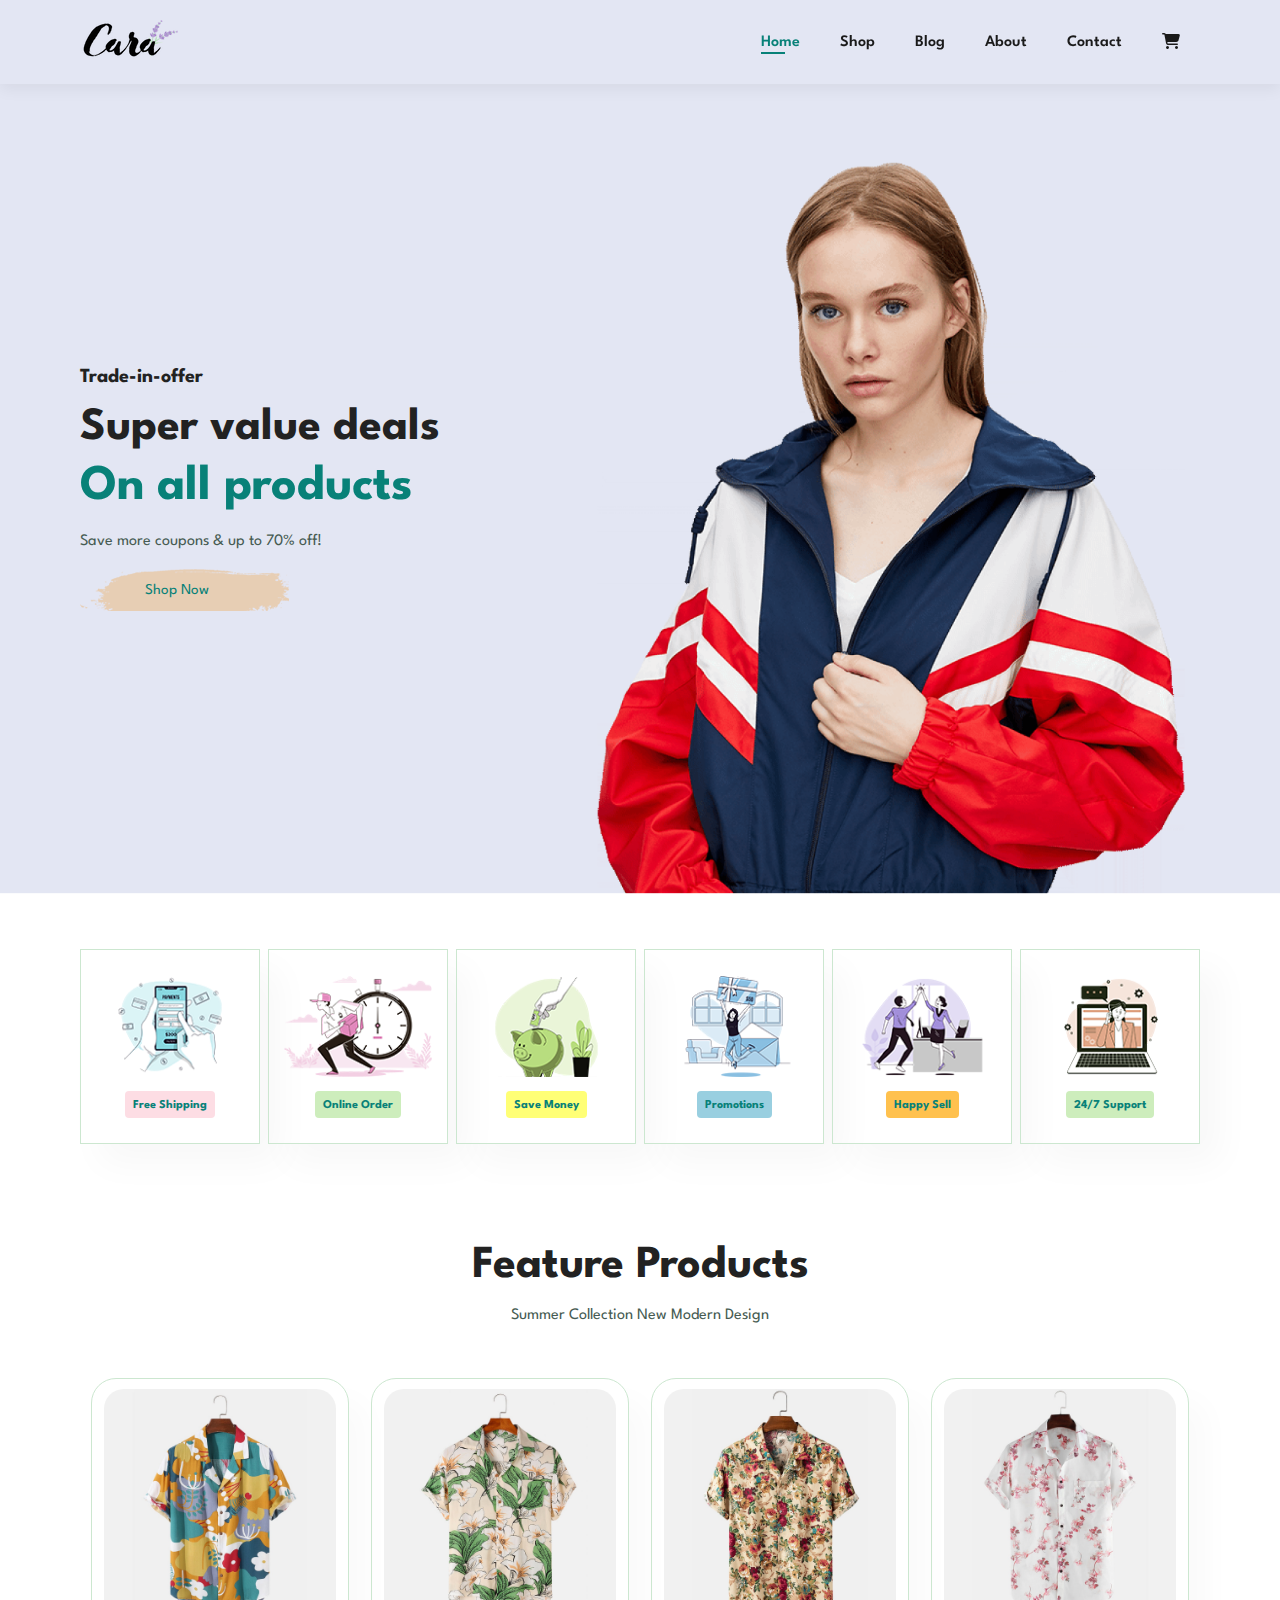
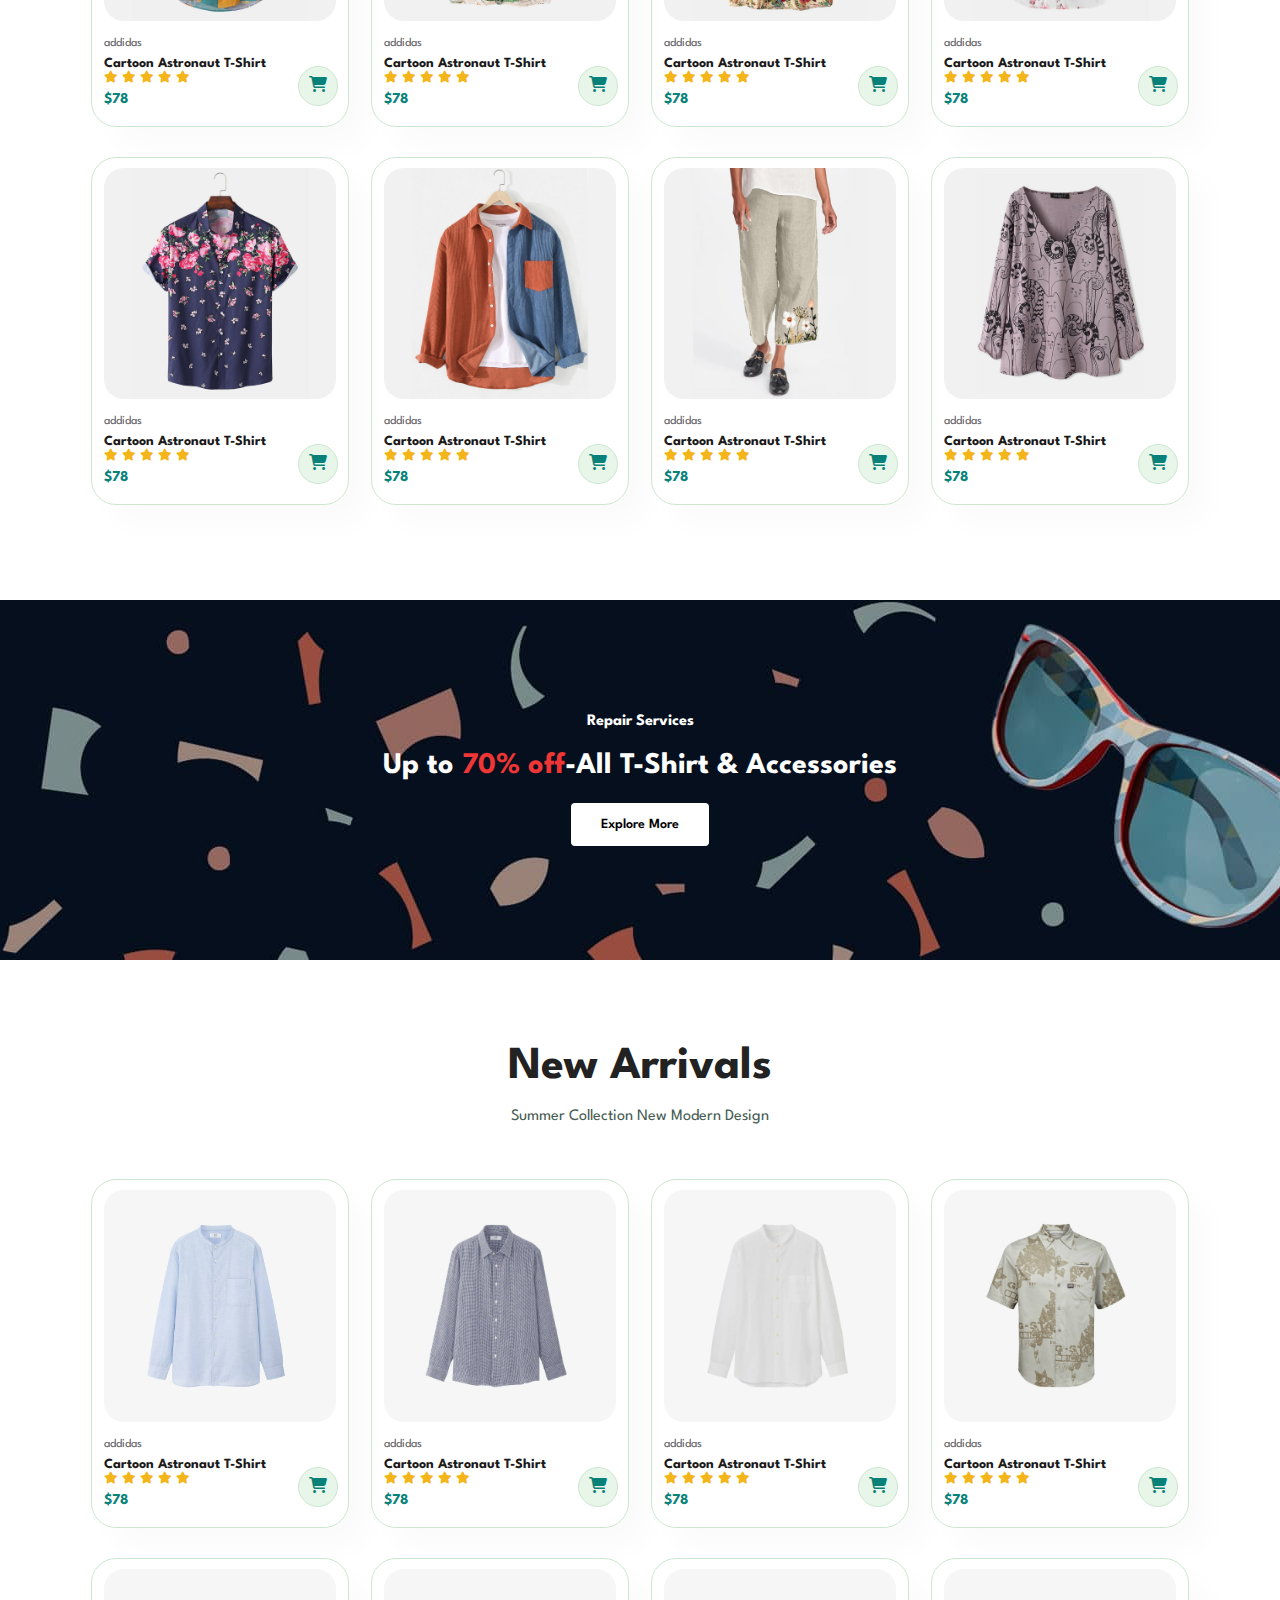
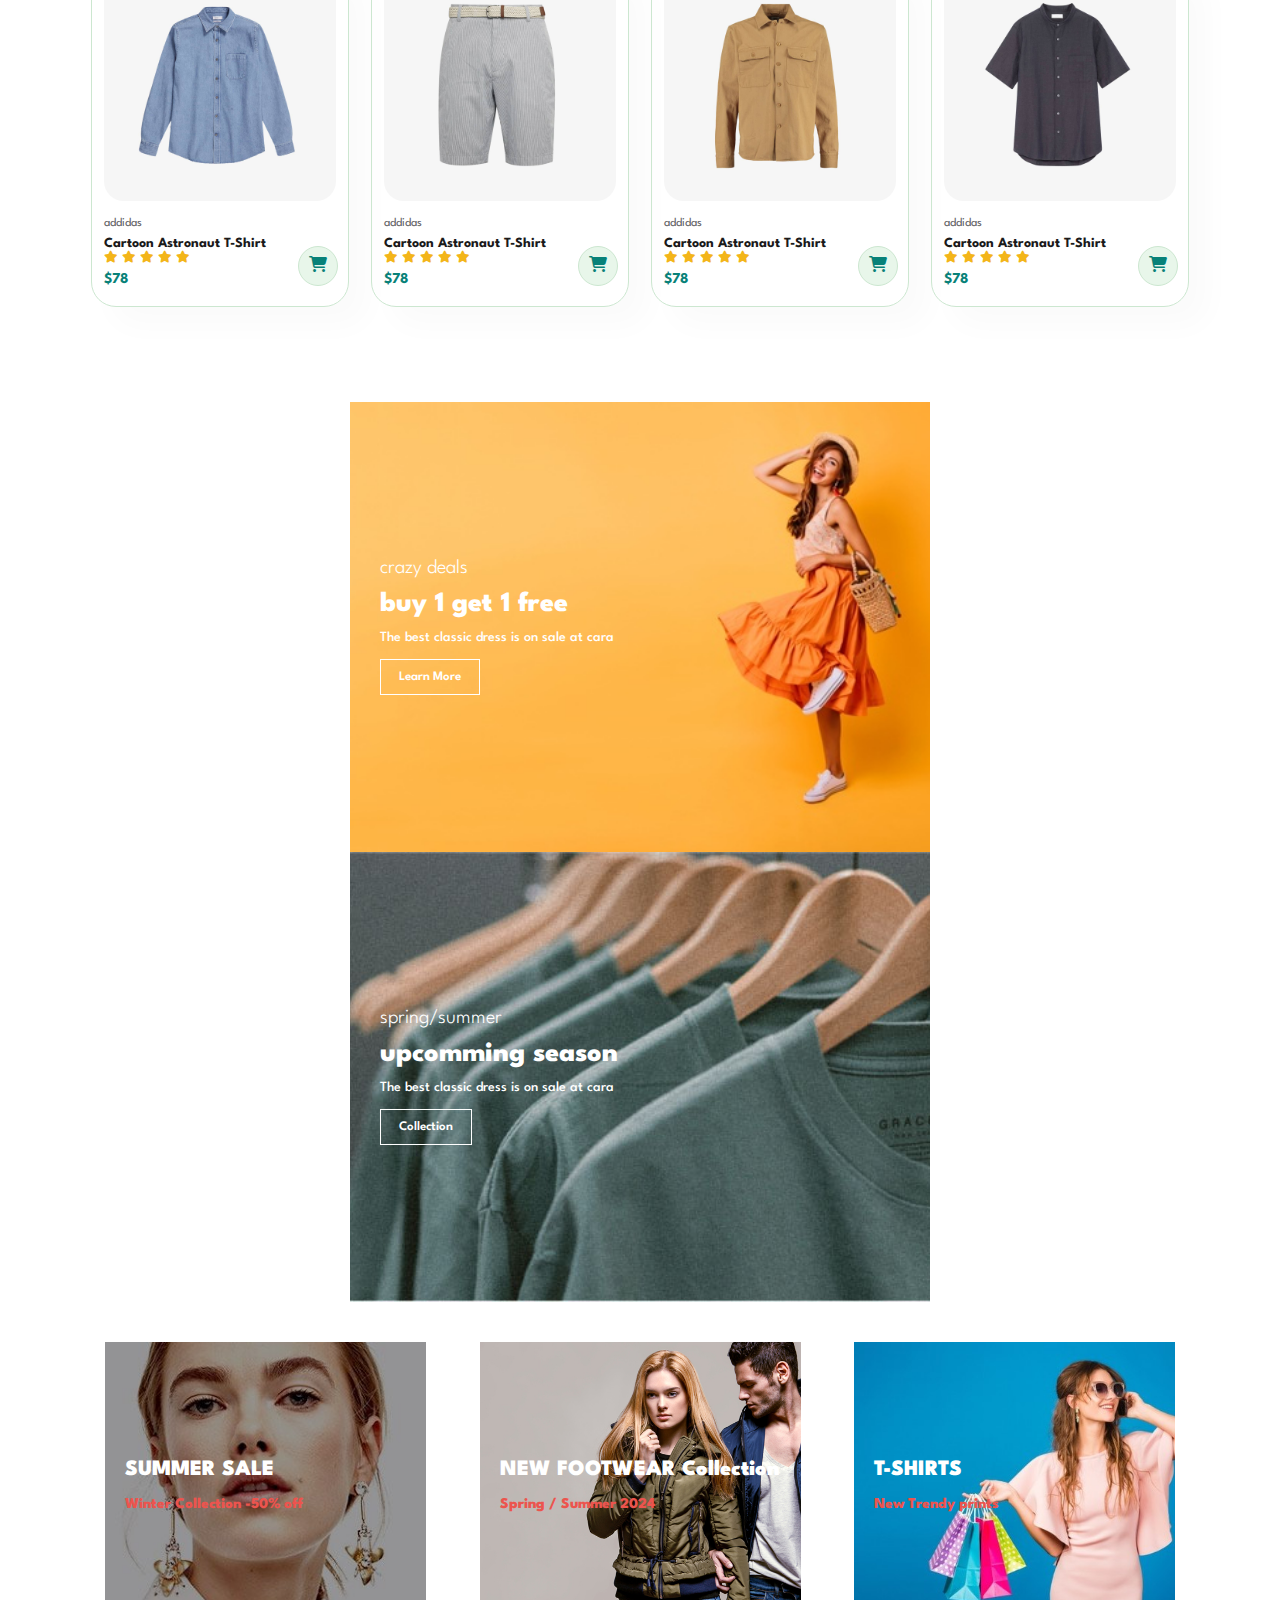
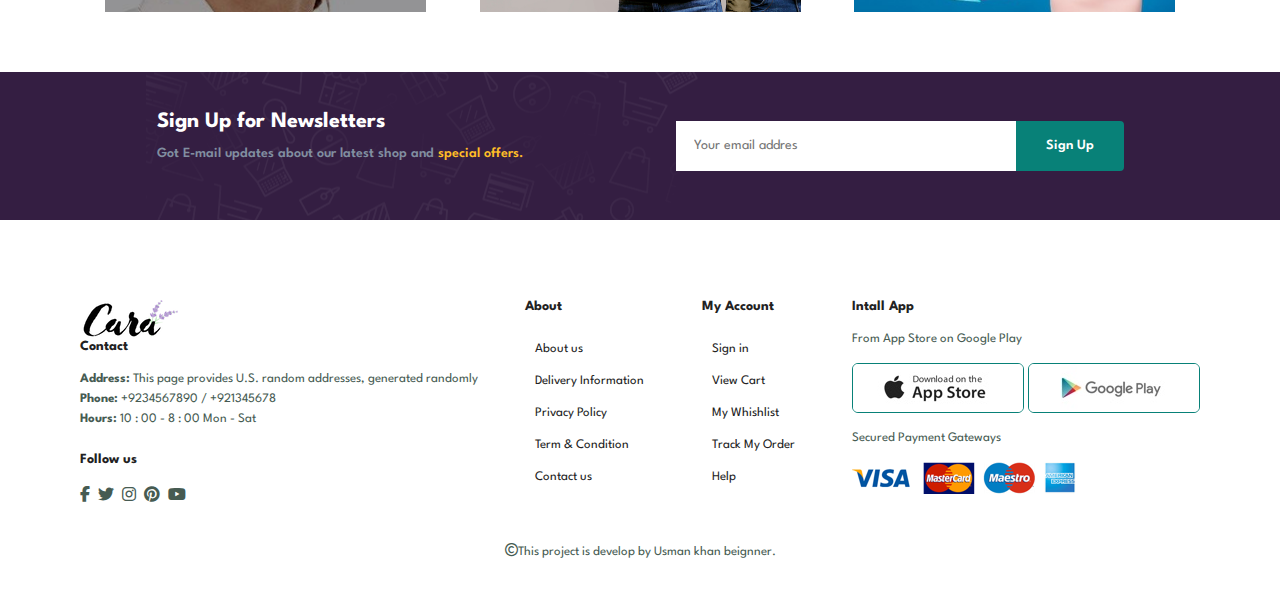
<file: index.html>
<!DOCTYPE html>
<html lang="en">

<head>
    <meta charset="UTF-8">
    <meta http-equiv="X-UA-Compatible" content="IE=edge">
    <meta name="viewport" content="width=device-width, initial-scale=1.0">
    <title>24 - March - 2024</title>
    <link rel="stylesheet" href="https://cdnjs.cloudflare.com/ajax/libs/font-awesome/6.5.1/css/all.min.css" />
    <link rel="stylesheet" href="style.css">
</head>

<body>

    <section id="header">
        <a href="#"><img src="img/logo.png" class="logo" alt=""></a>
        <div>
            <ul id="navbar">
                
                <li><a class="active" href="index.html"> Home</a></li>
                <li><a href="shop.html">Shop</a></li>
                <li><a href="blog.html">Blog</a></li>
                <li><a href="about.html">About</a></li>
                <li><a href="contact.html">Contact</a></li>
                
                <li id="lg-bag"><a href="cart.html"><i class="fa-solid fa-cart-shopping"></i></a></li>
                <a href="#" id="close"><i class="fa-solid fa-xmark"></i></a>
            </ul>
        </div>
        <div id="mobile">
<a href="cart.html"><i class="fa-solid fa-cart-shopping"></i></a>
<i id="bar" class="fas fa-outdent"></i>
        </div>
    </section>

    <section id="hero">
        <h4>Trade-in-offer</h4>
        <h2>Super value deals</h2>
        <h1>On all products</h1>
        <p>Save more coupons & up to 70% off!</p>
        <button>Shop Now</button>
    </section>

    <section id="feature" class="section-p1">
<div class="fe-box">
    <img src="img/features/f1.png" alt="">
    <h6>Free  Shipping</h6>
</div>
<div class="fe-box">
    <img src="img/features/f2.png" alt="">
    <h6>Online Order</h6>
</div>
<div class="fe-box">
    <img src="img/features/f3.png" alt="">
    <h6>Save Money</h6>
</div>
<div class="fe-box">
    <img src="img/features/f4.png" alt="">
    <h6>Promotions</h6>
</div>
<div class="fe-box">
    <img src="img/features/f5.png" alt="">
    <h6>Happy Sell</h6>
</div>
<div class="fe-box">
    <img src="img/features/f6.png" alt="">
    <h6>24/7 Support</h6>
</div>
    </section>

    <section id="product1" class="section-p1">
        <h2>Feature Products</h2>
        <p>Summer Collection New Modern Design</p>
        <div class="pro-container">
            <div class="pro">
                <img src="img/products/f1.jpg" alt="">
                <div class="des">
                    <span>addidas</span>
                    <h5>Cartoon Astronaut T-Shirt</h5>
                    <div class="star">
                        <i class="fa-solid fa-star"></i>
                        <i class="fa-solid fa-star"></i>
                        <i class="fa-solid fa-star"></i>
                        <i class="fa-solid fa-star"></i>
                        <i class="fa-solid fa-star"></i>
                    </div>
                    <h4>$78</h4>
                </div>
                <a class="cart" href="#"><i class="fa-solid fa-cart-shopping"></i></a>
            </div>
            <div class="pro">
                <img src="img/products/f2.jpg" alt="">
                <div class="des">
                    <span>addidas</span>
                    <h5>Cartoon Astronaut T-Shirt</h5>
                    <div class="star">
                        <i class="fa-solid fa-star"></i>
                        <i class="fa-solid fa-star"></i>
                        <i class="fa-solid fa-star"></i>
                        <i class="fa-solid fa-star"></i>
                        <i class="fa-solid fa-star"></i>
                    </div>
                    <h4>$78</h4>
                </div>
                <a class="cart" href="#"><i class="fa-solid fa-cart-shopping"></i></a>
            </div>
            <div class="pro">
                <img src="img/products/f3.jpg" alt="">
                <div class="des">
                    <span>addidas</span>
                    <h5>Cartoon Astronaut T-Shirt</h5>
                    <div class="star">
                        <i class="fa-solid fa-star"></i>
                        <i class="fa-solid fa-star"></i>
                        <i class="fa-solid fa-star"></i>
                        <i class="fa-solid fa-star"></i>
                        <i class="fa-solid fa-star"></i>
                    </div>
                    <h4>$78</h4>
                </div>
                <a class="cart" href="#"><i class="fa-solid fa-cart-shopping"></i></a>
            </div>
            <div class="pro">
                <img src="img/products/f4.jpg" alt="">
                <div class="des">
                    <span>addidas</span>
                    <h5>Cartoon Astronaut T-Shirt</h5>
                    <div class="star">
                        <i class="fa-solid fa-star"></i>
                        <i class="fa-solid fa-star"></i>
                        <i class="fa-solid fa-star"></i>
                        <i class="fa-solid fa-star"></i>
                        <i class="fa-solid fa-star"></i>
                    </div>
                    <h4>$78</h4>
                </div>
                <a class="cart" href="#"><i class="fa-solid fa-cart-shopping"></i></a>
            </div>
            <div class="pro">
                <img src="img/products/f5.jpg" alt="">
                <div class="des">
                    <span>addidas</span>
                    <h5>Cartoon Astronaut T-Shirt</h5>
                    <div class="star">
                        <i class="fa-solid fa-star"></i>
                        <i class="fa-solid fa-star"></i>
                        <i class="fa-solid fa-star"></i>
                        <i class="fa-solid fa-star"></i>
                        <i class="fa-solid fa-star"></i>
                    </div>
                    <h4>$78</h4>
                </div>
                <a class="cart" href="#"><i class="fa-solid fa-cart-shopping"></i></a>
            </div>
            <div class="pro">
                <img src="img/products/f6.jpg" alt="">
                <div class="des">
                    <span>addidas</span>
                    <h5>Cartoon Astronaut T-Shirt</h5>
                    <div class="star">
                        <i class="fa-solid fa-star"></i>
                        <i class="fa-solid fa-star"></i>
                        <i class="fa-solid fa-star"></i>
                        <i class="fa-solid fa-star"></i>
                        <i class="fa-solid fa-star"></i>
                    </div>
                    <h4>$78</h4>
                </div>
                <a class="cart" href="#"><i class="fa-solid fa-cart-shopping"></i></a>
            </div>
            <div class="pro">
                <img src="img/products/f7.jpg" alt="">
                <div class="des">
                    <span>addidas</span>
                    <h5>Cartoon Astronaut T-Shirt</h5>
                    <div class="star">
                        <i class="fa-solid fa-star"></i>
                        <i class="fa-solid fa-star"></i>
                        <i class="fa-solid fa-star"></i>
                        <i class="fa-solid fa-star"></i>
                        <i class="fa-solid fa-star"></i>
                    </div>
                    <h4>$78</h4>
                </div>
                <a class="cart" href="#"><i class="fa-solid fa-cart-shopping"></i></a>
            </div>
            <div class="pro">
                <img src="img/products/f8.jpg" alt="">
                <div class="des">
                    <span>addidas</span>
                    <h5>Cartoon Astronaut T-Shirt</h5>
                    <div class="star">
                        <i class="fa-solid fa-star"></i>
                        <i class="fa-solid fa-star"></i>
                        <i class="fa-solid fa-star"></i>
                        <i class="fa-solid fa-star"></i>
                        <i class="fa-solid fa-star"></i>
                    </div>
                    <h4>$78</h4>
                </div>
                <a class="cart" href="#"><i class="fa-solid fa-cart-shopping"></i></a>
            </div>
        </div>
    </section>

    <section id="banner" class="section-m1">
        <h4>Repair Services</h4>
        <h2>Up to <span>70% off</span>-All T-Shirt & Accessories</h2>
        <button class="normal">Explore More</button>
    </section>

    <section id="product1" class="section-p1">
        <h2>New Arrivals</h2>
        <p>Summer Collection New Modern Design</p>
        <div class="pro-container">
            <div class="pro">
                <img src="img/products/n1.jpg" alt="">
                <div class="des">
                    <span>addidas</span>
                    <h5>Cartoon Astronaut T-Shirt</h5>
                    <div class="star">
                        <i class="fa-solid fa-star"></i>
                        <i class="fa-solid fa-star"></i>
                        <i class="fa-solid fa-star"></i>
                        <i class="fa-solid fa-star"></i>
                        <i class="fa-solid fa-star"></i>
                    </div>
                    <h4>$78</h4>
                </div>
                <a class="cart" href="#"><i class="fa-solid fa-cart-shopping"></i></a>
            </div>
            <div class="pro">
                <img src="img/products/n2.jpg" alt="">
                <div class="des">
                    <span>addidas</span>
                    <h5>Cartoon Astronaut T-Shirt</h5>
                    <div class="star">
                        <i class="fa-solid fa-star"></i>
                        <i class="fa-solid fa-star"></i>
                        <i class="fa-solid fa-star"></i>
                        <i class="fa-solid fa-star"></i>
                        <i class="fa-solid fa-star"></i>
                    </div>
                    <h4>$78</h4>
                </div>
                <a class="cart" href="#"><i class="fa-solid fa-cart-shopping"></i></a>
            </div>
            <div class="pro">
                <img src="img/products/n3.jpg" alt="">
                <div class="des">
                    <span>addidas</span>
                    <h5>Cartoon Astronaut T-Shirt</h5>
                    <div class="star">
                        <i class="fa-solid fa-star"></i>
                        <i class="fa-solid fa-star"></i>
                        <i class="fa-solid fa-star"></i>
                        <i class="fa-solid fa-star"></i>
                        <i class="fa-solid fa-star"></i>
                    </div>
                    <h4>$78</h4>
                </div>
                <a class="cart" href="#"><i class="fa-solid fa-cart-shopping"></i></a>
            </div>
            <div class="pro">
                <img src="img/products/n4.jpg" alt="">
                <div class="des">
                    <span>addidas</span>
                    <h5>Cartoon Astronaut T-Shirt</h5>
                    <div class="star">
                        <i class="fa-solid fa-star"></i>
                        <i class="fa-solid fa-star"></i>
                        <i class="fa-solid fa-star"></i>
                        <i class="fa-solid fa-star"></i>
                        <i class="fa-solid fa-star"></i>
                    </div>
                    <h4>$78</h4>
                </div>
                <a class="cart" href="#"><i class="fa-solid fa-cart-shopping"></i></a>
            </div>
            <div class="pro">
                <img src="img/products/n5.jpg" alt="">
                <div class="des">
                    <span>addidas</span>
                    <h5>Cartoon Astronaut T-Shirt</h5>
                    <div class="star">
                        <i class="fa-solid fa-star"></i>
                        <i class="fa-solid fa-star"></i>
                        <i class="fa-solid fa-star"></i>
                        <i class="fa-solid fa-star"></i>
                        <i class="fa-solid fa-star"></i>
                    </div>
                    <h4>$78</h4>
                </div>
                <a class="cart" href="#"><i class="fa-solid fa-cart-shopping"></i></a>
            </div>
            <div class="pro">
                <img src="img/products/n6.jpg" alt="">
                <div class="des">
                    <span>addidas</span>
                    <h5>Cartoon Astronaut T-Shirt</h5>
                    <div class="star">
                        <i class="fa-solid fa-star"></i>
                        <i class="fa-solid fa-star"></i>
                        <i class="fa-solid fa-star"></i>
                        <i class="fa-solid fa-star"></i>
                        <i class="fa-solid fa-star"></i>
                    </div>
                    <h4>$78</h4>
                </div>
                <a class="cart" href="#"><i class="fa-solid fa-cart-shopping"></i></a>
            </div>
            <div class="pro">
                <img src="img/products/n7.jpg" alt="">
                <div class="des">
                    <span>addidas</span>
                    <h5>Cartoon Astronaut T-Shirt</h5>
                    <div class="star">
                        <i class="fa-solid fa-star"></i>
                        <i class="fa-solid fa-star"></i>
                        <i class="fa-solid fa-star"></i>
                        <i class="fa-solid fa-star"></i>
                        <i class="fa-solid fa-star"></i>
                    </div>
                    <h4>$78</h4>
                </div>
                <a class="cart" href="#"><i class="fa-solid fa-cart-shopping"></i></a>
            </div>
            <div class="pro">
                <img src="img/products/n8.jpg" alt="">
                <div class="des">
                    <span>addidas</span>
                    <h5>Cartoon Astronaut T-Shirt</h5>
                    <div class="star">
                        <i class="fa-solid fa-star"></i>
                        <i class="fa-solid fa-star"></i>
                        <i class="fa-solid fa-star"></i>
                        <i class="fa-solid fa-star"></i>
                        <i class="fa-solid fa-star"></i>
                    </div>
                    <h4>$78</h4>
                </div>
                <a class="cart" href="#"><i class="fa-solid fa-cart-shopping"></i></a>
            </div>
        </div>
    </section>

    <section id="sm-banner" class="section-p1" >
     <div class="banner-box">
        <h4>crazy deals</h4>
        <h2>buy 1 get 1 free</h2>
        <span>The best classic dress is on sale at cara</span>
        <button class="white">Learn More</button>
     </div>
     <div class="banner-box banner-box2">
        <h4>spring/summer</h4>
        <h2>upcomming season</h2>
        <span>The best classic dress is on sale at cara</span>
        <button class="white">Collection</button>
     </div>
    </section>

    <section id="banner3">
        <div class="banner-box">
            <h2>SUMMER SALE</h2>
            <h3>Winter Collection -50% off</h3>
         </div>
         <div class="banner-box banner-box2">
            <h2>NEW FOOTWEAR Collection</h2>
            <h3>Spring / Summer 2024</h3>
         </div>
         <div class="banner-box banner-box3">
            <h2>T-SHIRTS</h2>
            <h3>New Trendy prints</h3>
         </div>
    </section>

    <section id="newsletter" class="section-p1 section-m1">
<div class="newstext">
    <h4>Sign Up for Newsletters</h4>
    <p>Got E-mail updates about our latest shop and <span>special offers.</span> </p>
</div>
<div class="form">
    <input type="text" placeholder="Your email addres">
    <button class="normal">Sign Up</button>
</div>
    </section>

    <footer class="section-p1">
<div class="lol">
    <img class="logo" src="img/logo.png" alt="">
    <h4>Contact</h4>
    <p><strong>Address: </strong> This page provides U.S. random addresses, generated randomly</p>
    <p><strong>Phone: </strong> +9234567890 / +921345678</p>
    <p><strong>Hours: </strong> 10 : 00 - 8 : 00 Mon - Sat</p>
    <div class="follow">
        <h4>Follow us</h4>
        <div class="icon">
            <i class="fab fa-facebook-f"></i>
            <i class="fab fa-twitter"></i>
            <i class="fab fa-instagram"></i>
            <i class="fab fa-pinterest"></i>
            <i class="fab fa-youtube"></i>
        </div>
    </div>
</div>
<div class="lol">
    <h4>About</h4>
    <a href="#">About us</a>
    <a href="#">Delivery Information</a>
    <a href="#">Privacy Policy</a>
    <a href="#">Term & Condition</a>
    <a href="#">Contact us</a>
</div>

<div class="lol">
    <h4>My Account</h4>
    <a href="#">Sign in</a>
    <a href="#">View Cart</a>
    <a href="#">My Whishlist</a>
    <a href="#">Track My Order</a>
    <a href="#">Help</a>
</div>
<div class="col install">
<h4>Intall App</h4>
<p>From App Store on Google Play</p>
<div class="low">
    <img src="img/pay/app.jpg" alt="">
    <img src="img/pay/play.jpg" alt="">
</div>
<p>Secured Payment Gateways</p>
<img src="img/pay/pay.png" alt="">
</div>

<div class="copyright">
    <p><i class="fa-regular fa-copyright"></i>This project is develop by Usman khan beignner.</p>
</div>

    </footer>

    

    <script src="script.js"></script>
</body>

</html>
</file>
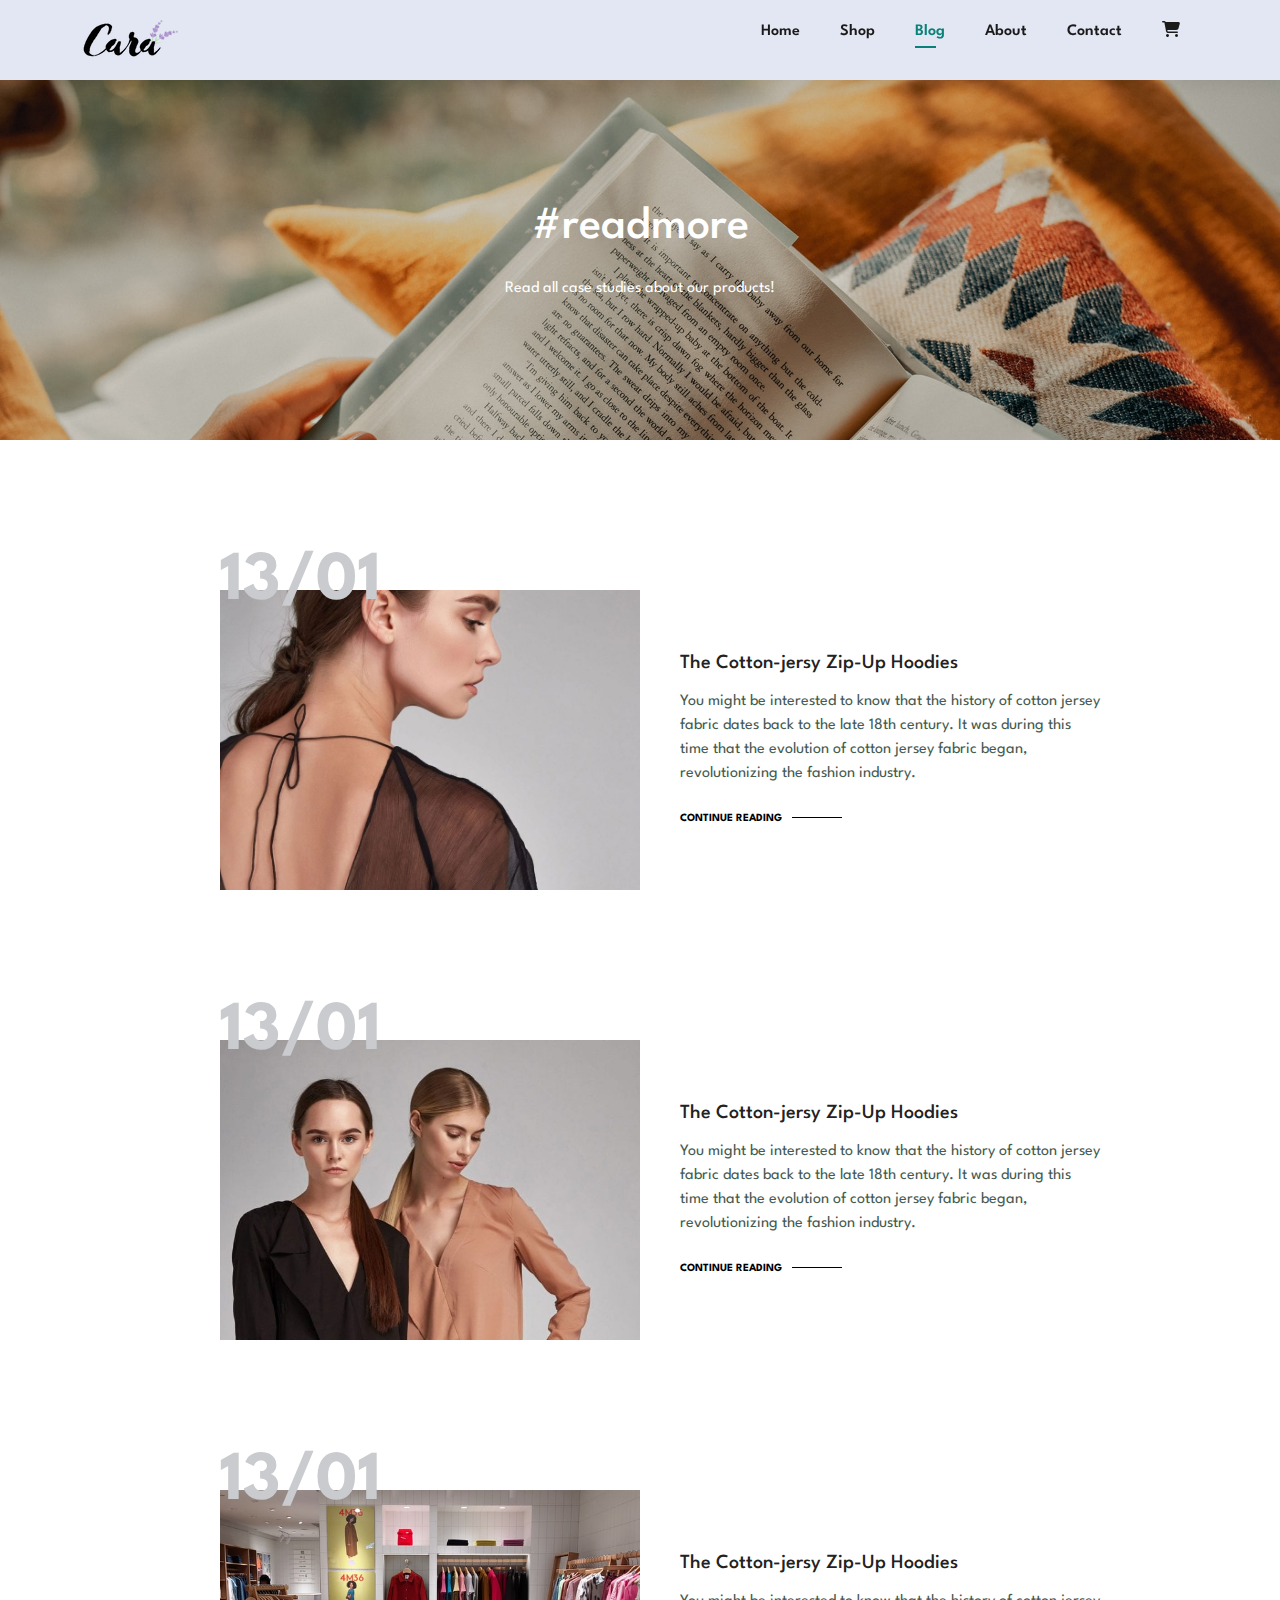
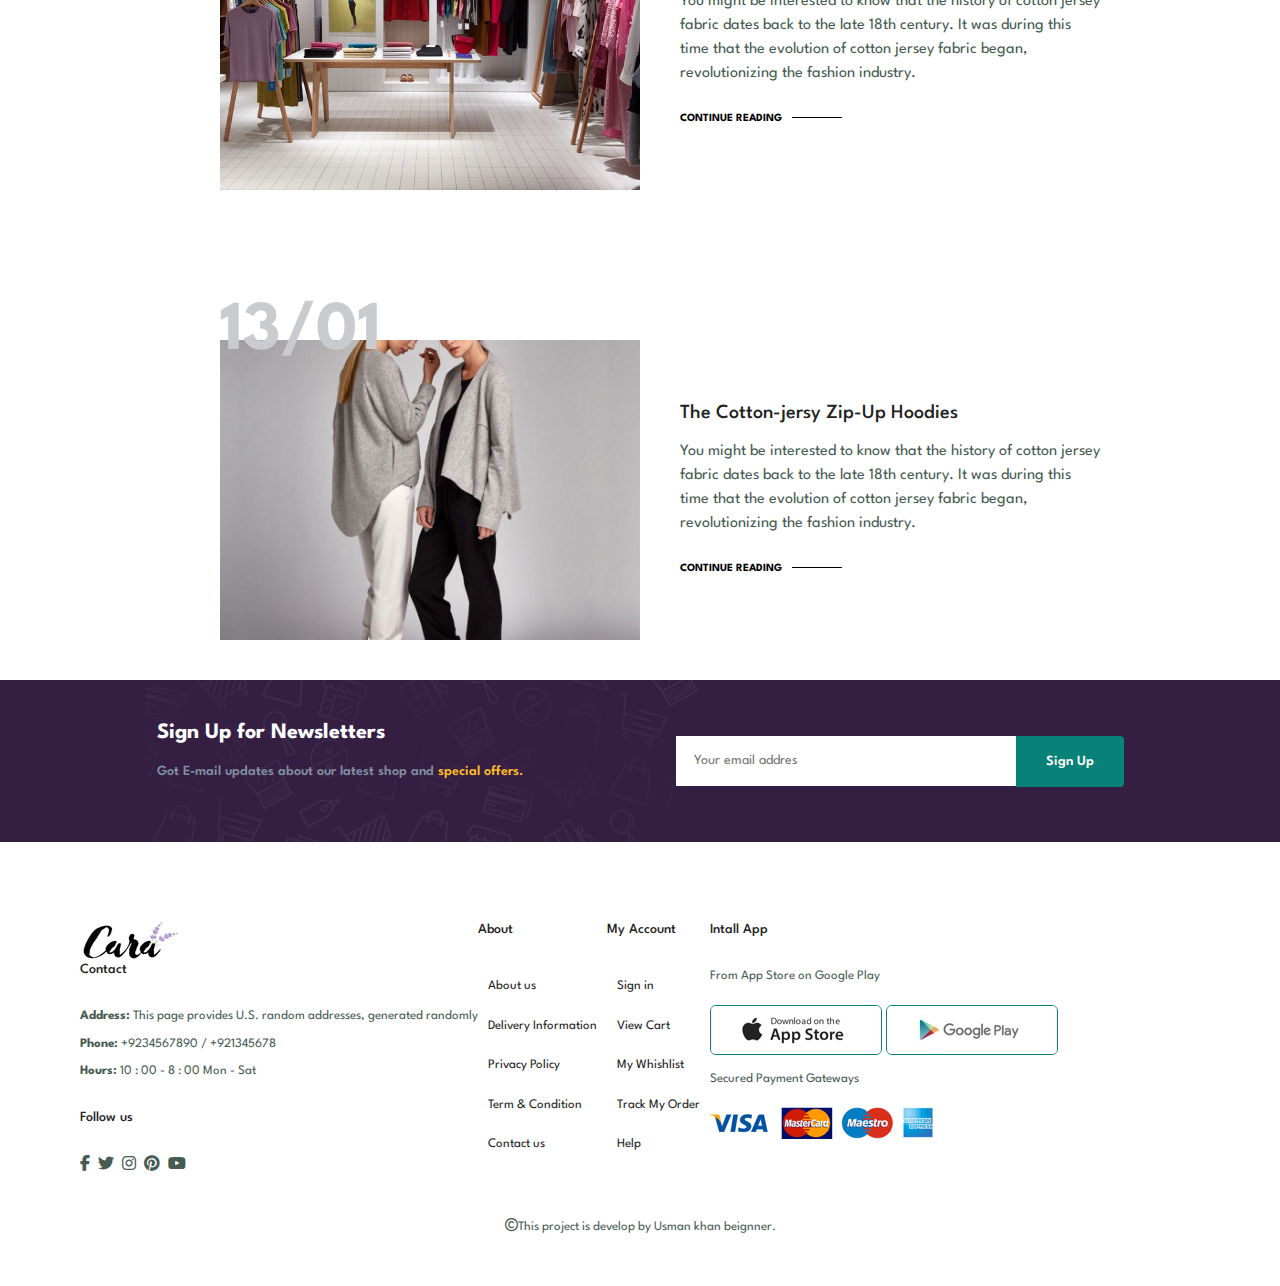
<file: blog.html>
<!DOCTYPE html>
<html lang="en">

<head>
    <meta charset="UTF-8">
    <meta http-equiv="X-UA-Compatible" content="IE=edge">
    <meta name="viewport" content="width=device-width, initial-scale=1.0">
    <title>24 - March - 2024</title>
    <link href="https://cdn.jsdelivr.net/npm/bootstrap@5.3.3/dist/css/bootstrap.min.css" rel="stylesheet" integrity="sha384-QWTKZyjpPEjISv5WaRU9OFeRpok6YctnYmDr5pNlyT2bRjXh0JMhjY6hW+ALEwIH" crossorigin="anonymous">
    <link rel="stylesheet" href="https://cdnjs.cloudflare.com/ajax/libs/font-awesome/6.5.1/css/all.min.css" />
    <link rel="stylesheet" href="style.css">
</head>

<body>

    <section id="header">
        <a href="#"><img src="img/logo.png" class="logo" alt=""></a>
        <div>
            <ul id="navbar">
                <li><a href="index.html"> Home</a></li>
                <li><a href="shop.html">Shop</a></li>
                <li><a  class="active" href="blog.html">Blog</a></li>
                <li><a href="about.html">About</a></li>
                <li><a href="contact.html">Contact</a></li>
                <li id="lg-bag"><a href="cart.html"><i class="fa-solid fa-cart-shopping"></i></a></li>
                <a href="#" id="close"><i class="fa-solid fa-xmark"></i></a>
            </ul>
        </div>
        <div id="mobile">
<a href="cart.html"><i class="fa-solid fa-cart-shopping"></i></a>
<i id="bar" class="fas fa-outdent"></i>
        </div>
    </section>

    <section id="page-header" class="blog-header">
        
        <h2>#readmore</h2>
     
        <p>Read all case studies about our products!</p>
        
    </section>
<div class="container">
    <div class="row">
    <section id="blog">
        <div class="blog-box">
            <div class="col-md-6 blog-img">
                <img src="img/blog/b1.jpg" alt="">
            </div>
            <div class="col-md-6 blog-details">
                <h4>The Cotton-jersy Zip-Up Hoodies</h4>
                <p>You might be interested to know that the history of cotton jersey fabric dates back to the late 18th century.
                 It was during this time that the evolution of cotton jersey fabric began, revolutionizing the fashion industry.</p>
                <a href="#">CONTINUE READING</a>
            </div>
            <h1>13/01</h1>
        </div>
    </section>
    <section id="blog">
        <div class="blog-box">
            <div class="col-md-6 blog-img">
                <img src="img/blog/b2.jpg" alt="">
            </div>
            <div class="col-md-6 blog-details">
                <h4>The Cotton-jersy Zip-Up Hoodies</h4>
                <p>You might be interested to know that the history of cotton jersey fabric dates back to the late 18th century.
                 It was during this time that the evolution of cotton jersey fabric began, revolutionizing the fashion industry.</p>
                <a href="#">CONTINUE READING</a>
            </div>
            <h1>13/01</h1>
        </div>
    </section>
    <section id="blog">
        <div class="blog-box">
            <div class="col-md-6 blog-img">
                <img src="img/blog/b3.jpg" alt="">
            </div>
            <div class="col-md-6 blog-details">
                <h4>The Cotton-jersy Zip-Up Hoodies</h4>
                <p>You might be interested to know that the history of cotton jersey fabric dates back to the late 18th century.
                 It was during this time that the evolution of cotton jersey fabric began, revolutionizing the fashion industry.</p>
                <a href="#">CONTINUE READING</a>
            </div>
            <h1>13/01</h1>
        </div>
    </section>
    <section id="blog">
        <div class="blog-box">
            <div class="col-md-6 blog-img">
                <img src="img/blog/b4.jpg" alt="">
            </div>
            <div class="col-md-6 blog-details">
                <h4>The Cotton-jersy Zip-Up Hoodies</h4>
                <p>You might be interested to know that the history of cotton jersey fabric dates back to the late 18th century.
                 It was during this time that the evolution of cotton jersey fabric began, revolutionizing the fashion industry.</p>
                <a href="#">CONTINUE READING</a>
            </div>
            <h1>13/01</h1>
        </div>
    </section>
</div>
</div>



    <section id="newsletter" class="section-p1 section-m1">
        <div class="newstext">
            <h4>Sign Up for Newsletters</h4>
            <p>Got E-mail updates about our latest shop and <span>special offers.</span> </p>
        </div>
        <div class="form">
            <input type="text" placeholder="Your email addres">
            <button class="normal">Sign Up</button>
        </div>
        </section>
        
            <footer class="section-p1">
        <div class="lol">
            <img class="logo" src="img/logo.png" alt="">
            <h4>Contact</h4>
            <p><strong>Address: </strong> This page provides U.S. random addresses, generated randomly</p>
            <p><strong>Phone: </strong> +9234567890 / +921345678</p>
            <p><strong>Hours: </strong> 10 : 00 - 8 : 00 Mon - Sat</p>
            <div class="follow">
                <h4>Follow us</h4>
                <div class="icon">
                    <i class="fab fa-facebook-f"></i>
                    <i class="fab fa-twitter"></i>
                    <i class="fab fa-instagram"></i>
                    <i class="fab fa-pinterest"></i>
                    <i class="fab fa-youtube"></i>
                </div>
            </div>
        </div>
        <div class="lol">
            <h4>About</h4>
            <a href="#">About us</a>
            <a href="#">Delivery Information</a>
            <a href="#">Privacy Policy</a>
            <a href="#">Term & Condition</a>
            <a href="#">Contact us</a>
        </div>
        
        <div class="lol">
            <h4>My Account</h4>
            <a href="#">Sign in</a>
            <a href="#">View Cart</a>
            <a href="#">My Whishlist</a>
            <a href="#">Track My Order</a>
            <a href="#">Help</a>
        </div>
        <div class="col install">
        <h4>Intall App</h4>
        <p>From App Store on Google Play</p>
        <div class="low">
            <img src="img/pay/app.jpg" alt="">
            <img src="img/pay/play.jpg" alt="">
        </div>
        <p>Secured Payment Gateways</p>
        <img src="img/pay/pay.png" alt="">
        </div>
        
        <div class="copyright">
            <p><i class="fa-regular fa-copyright"></i>This project is develop by Usman khan beignner.</p>
        </div>
        
            </footer>
        

    
    <script src="https://cdn.jsdelivr.net/npm/bootstrap@5.3.3/dist/js/bootstrap.bundle.min.js" integrity="sha384-YvpcrYf0tY3lHB60NNkmXc5s9fDVZLESaAA55NDzOxhy9GkcIdslK1eN7N6jIeHz" crossorigin="anonymous"></script>
    <script src="script.js"></script>
</body>

</html>
</file>
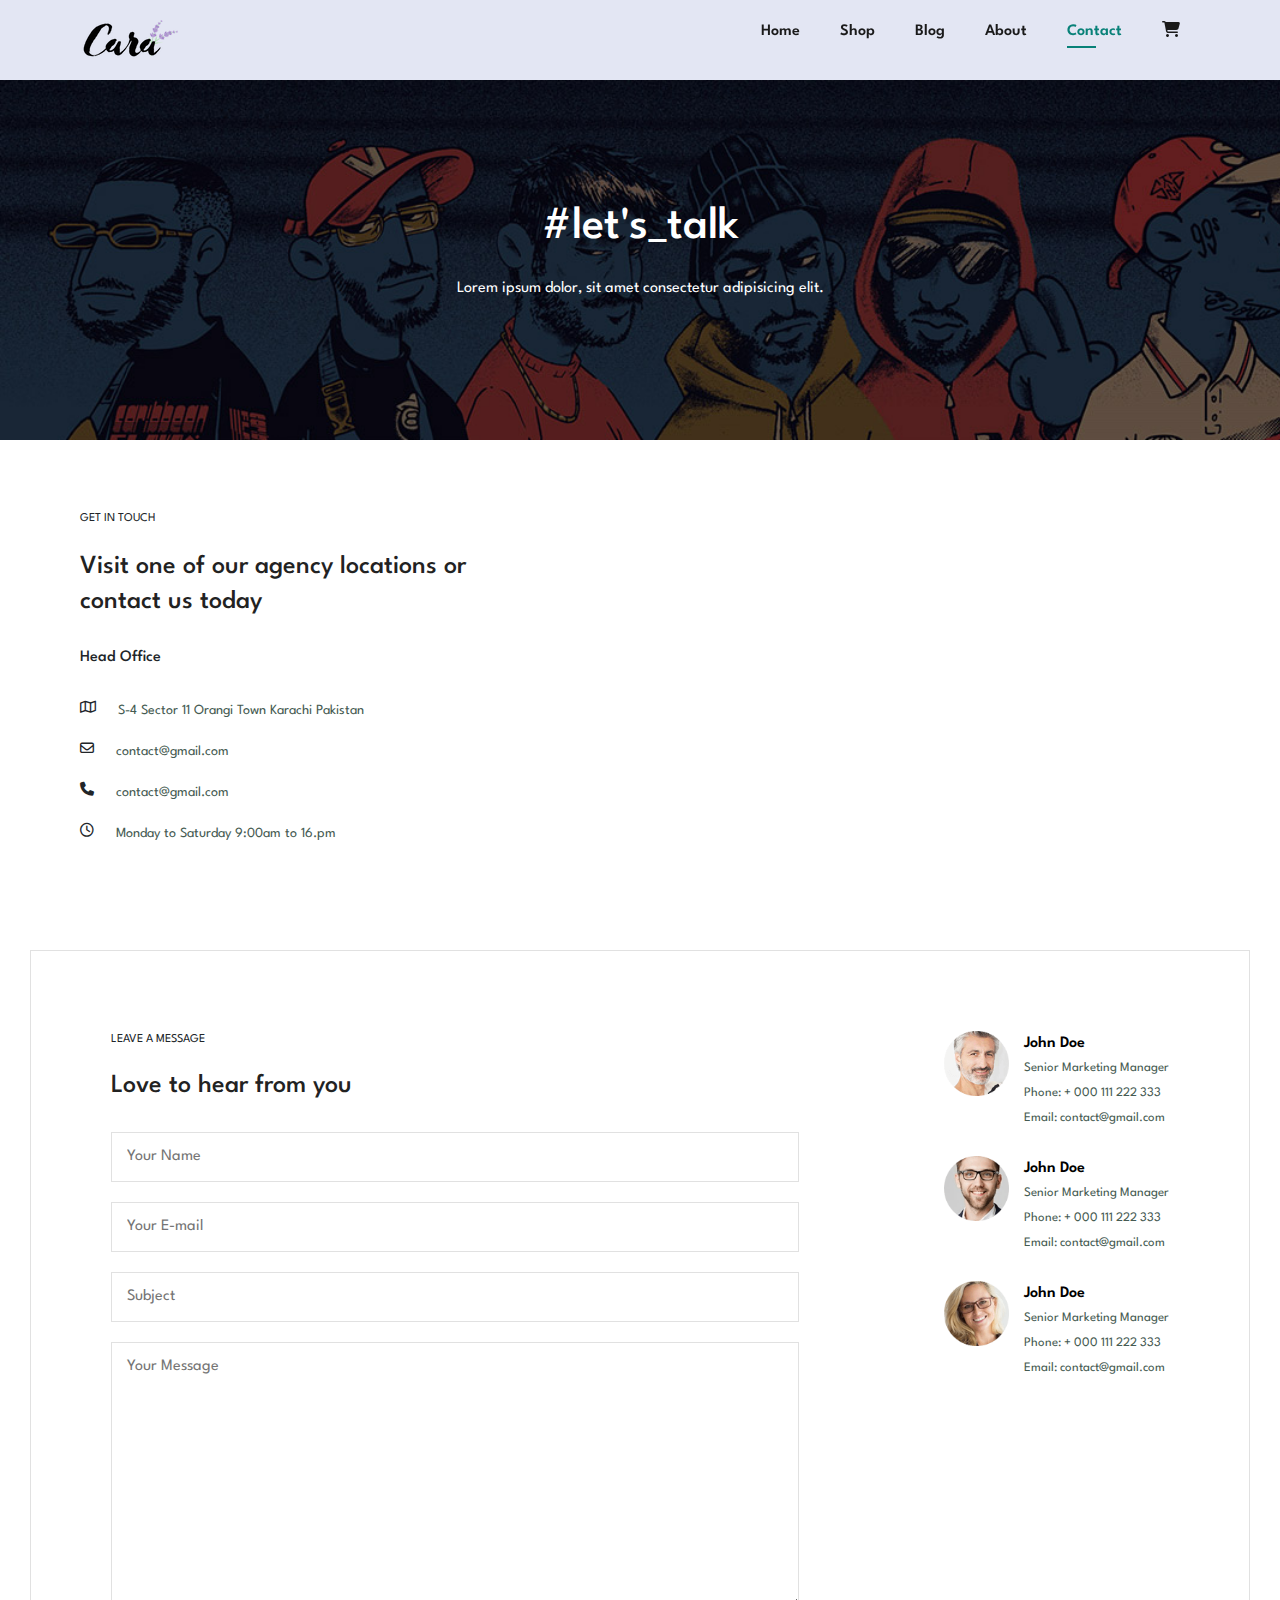
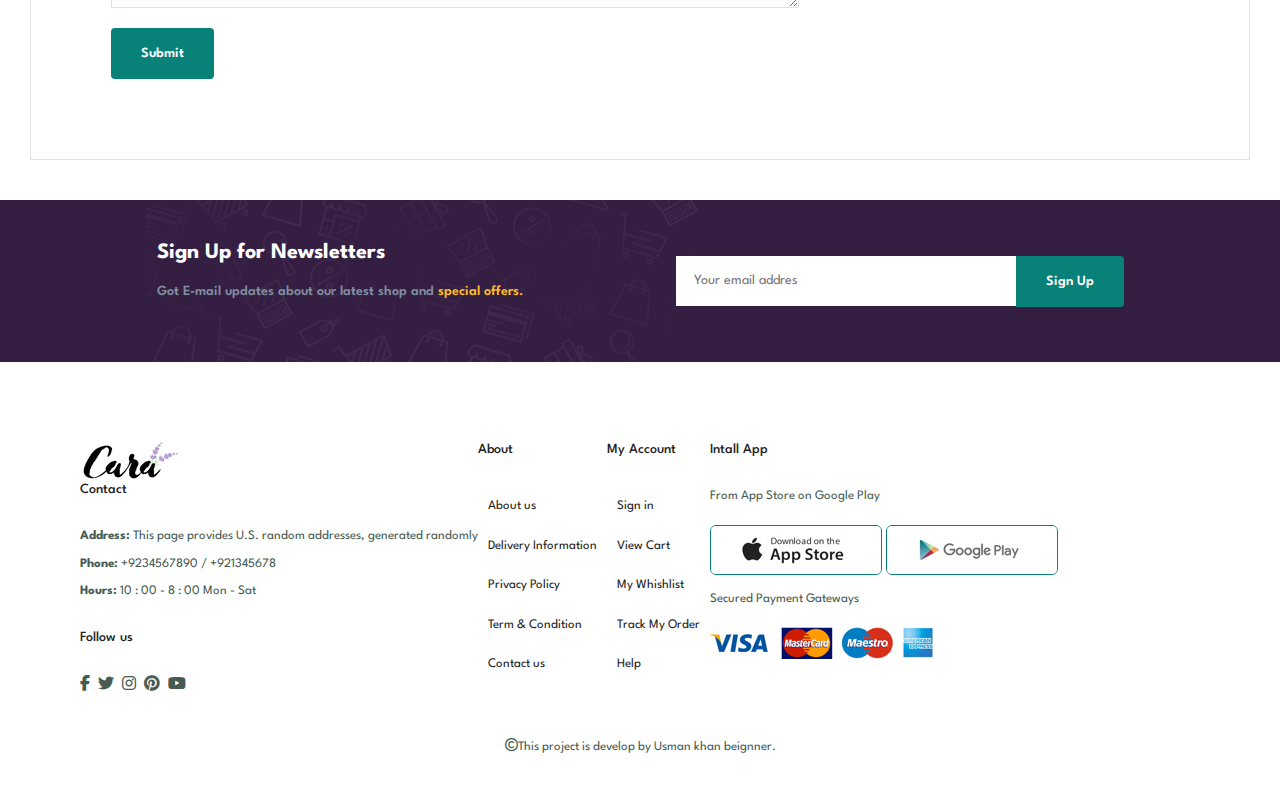
<file: contact.html>
<!DOCTYPE html>
<html lang="en">

<head>
    <meta charset="UTF-8">
    <meta http-equiv="X-UA-Compatible" content="IE=edge">
    <meta name="viewport" content="width=device-width, initial-scale=1.0">
    <title>24 - March - 2024</title>
    <link href="https://cdn.jsdelivr.net/npm/bootstrap@5.3.3/dist/css/bootstrap.min.css" rel="stylesheet" integrity="sha384-QWTKZyjpPEjISv5WaRU9OFeRpok6YctnYmDr5pNlyT2bRjXh0JMhjY6hW+ALEwIH" crossorigin="anonymous">
    <link rel="stylesheet" href="https://cdnjs.cloudflare.com/ajax/libs/font-awesome/6.5.1/css/all.min.css" />
    <link rel="stylesheet" href="style.css">
</head>

<body>

    <section id="header">
        <a href="#"><img src="img/logo.png" class="logo" alt=""></a>
        <div>
            <ul id="navbar">
                <li><a href="index.html"> Home</a></li>
                <li><a href="shop.html">Shop</a></li>
                <li><a   href="blog.html">Blog</a></li>
                <li><a  href="about.html">About</a></li>
                <li><a class="active" href="contact.html">Contact</a></li>
                <li id="lg-bag"><a href="cart.html"><i class="fa-solid fa-cart-shopping"></i></a></li>
                <a href="#" id="close"><i class="fa-solid fa-xmark"></i></a>
            </ul>
        </div>
        <div id="mobile">
<a href="cart.html"><i class="fa-solid fa-cart-shopping"></i></a>
<i id="bar" class="fas fa-outdent"></i>
        </div>
    </section>

    <section id="page-header" class="contact-header">
        
        <h2>#let's_talk</h2>
     
        <p>Lorem ipsum dolor, sit amet consectetur adipisicing elit.</p>
        
    </section>

 <section id="contact-details" class="section-p1">

    <div class="details">
        <span>GET IN TOUCH</span>
        <h2>Visit one of our agency locations or contact us today</h2>
        <h3>Head Office</h3>
        <li>
            <i class="fa-regular fa-map"></i>
            <p>S-4 Sector 11 Orangi Town Karachi Pakistan</p>
        </li>
        <li>
            <i class="fa-regular fa-envelope"></i>
            <p>contact@gmail.com</p>
        </li>
        <li>
            <i class="fa-solid fa-phone"></i>
            <p>contact@gmail.com</p>
        </li>
        <li>
            <i class="fa-regular fa-clock"></i>
            <p>Monday to Saturday 9:00am to 16.pm</p>
        </li>
    </div>
    <div class="map">
        <iframe src="https://www.google.com/maps/embed?pb=!1m18!1m12!1m3!1d79041.18097940832!2d-1.3299883815136122!3d51.750648708318586!2m3!1f0!2f0!3f0!3m2!1i1024!2i768!4f13.1!3m3!1m2!1s0x4876c6ae6589f4d9%3A0x36e756839cf11406!2sQuod%20Restaurant%20%26%20Bar!5e0!3m2!1sen!2s!4v1711982249634!5m2!1sen!2s" width="600" height="450" style="border:0;" allowfullscreen="" loading="lazy" referrerpolicy="no-referrer-when-downgrade"></iframe>
    </div>

 </section>

 <section id="form-details">
<form action="">
    <span>LEAVE A MESSAGE</span>
    <h2>Love to hear from you</h2>
    <input type="text" placeholder="Your Name">
    <input type="email" placeholder="Your E-mail">
    <input type="text" placeholder="Subject">
    <textarea name="" id="" cols="30" rows="10" placeholder="Your Message"></textarea>
    <button class="normal">Submit</button>
</form>
<div class="people">
    <div>
        <img src="img/people/1.png" alt="">
        <p><span>John Doe</span> Senior Marketing Manager <br> Phone: + 000 111 222 333 <br>Email: contact@gmail.com</p>
    </div>
    <div>
        <img src="img/people/2.png" alt="">
        <p><span>John Doe</span> Senior Marketing Manager <br> Phone: + 000 111 222 333 <br>Email: contact@gmail.com</p>
    </div>
    <div>
        <img src="img/people/3.png" alt="">
        <p><span>John Doe</span> Senior Marketing Manager <br> Phone: + 000 111 222 333 <br>Email: contact@gmail.com</p>
    </div>
</div>
 </section>

    <section id="newsletter" class="section-p1 section-m1">
                <div class="newstext">
                    <h4>Sign Up for Newsletters</h4>
                    <p>Got E-mail updates about our latest shop and <span>special offers.</span> </p>
                </div>
                <div class="form">
                    <input type="text" placeholder="Your email addres">
                    <button class="normal">Sign Up</button>
                </div>
                    </section>

    <footer class="section-p1">
        <div class="lol">
            <img class="logo" src="img/logo.png" alt="">
            <h4>Contact</h4>
            <p><strong>Address: </strong> This page provides U.S. random addresses, generated randomly</p>
            <p><strong>Phone: </strong> +9234567890 / +921345678</p>
            <p><strong>Hours: </strong> 10 : 00 - 8 : 00 Mon - Sat</p>
            <div class="follow">
                <h4>Follow us</h4>
                <div class="icon">
                    <i class="fab fa-facebook-f"></i>
                    <i class="fab fa-twitter"></i>
                    <i class="fab fa-instagram"></i>
                    <i class="fab fa-pinterest"></i>
                    <i class="fab fa-youtube"></i>
                </div>
            </div>
        </div>
        <div class="lol">
            <h4>About</h4>
            <a href="#">About us</a>
            <a href="#">Delivery Information</a>
            <a href="#">Privacy Policy</a>
            <a href="#">Term & Condition</a>
            <a href="#">Contact us</a>
        </div>
        
        <div class="lol">
            <h4>My Account</h4>
            <a href="#">Sign in</a>
            <a href="#">View Cart</a>
            <a href="#">My Whishlist</a>
            <a href="#">Track My Order</a>
            <a href="#">Help</a>
        </div>
        <div class="col install">
        <h4>Intall App</h4>
        <p>From App Store on Google Play</p>
        <div class="low">
            <img src="img/pay/app.jpg" alt="">
            <img src="img/pay/play.jpg" alt="">
        </div>
        <p>Secured Payment Gateways</p>
        <img src="img/pay/pay.png" alt="">
        </div>
        
        <div class="copyright">
            <p><i class="fa-regular fa-copyright"></i>This project is develop by Usman khan beignner.</p>
        </div>
        
            </footer>

    
    <script src="https://cdn.jsdelivr.net/npm/bootstrap@5.3.3/dist/js/bootstrap.bundle.min.js" integrity="sha384-YvpcrYf0tY3lHB60NNkmXc5s9fDVZLESaAA55NDzOxhy9GkcIdslK1eN7N6jIeHz" crossorigin="anonymous"></script>
    <script src="script.js"></script>
</body>

</html>
</file>
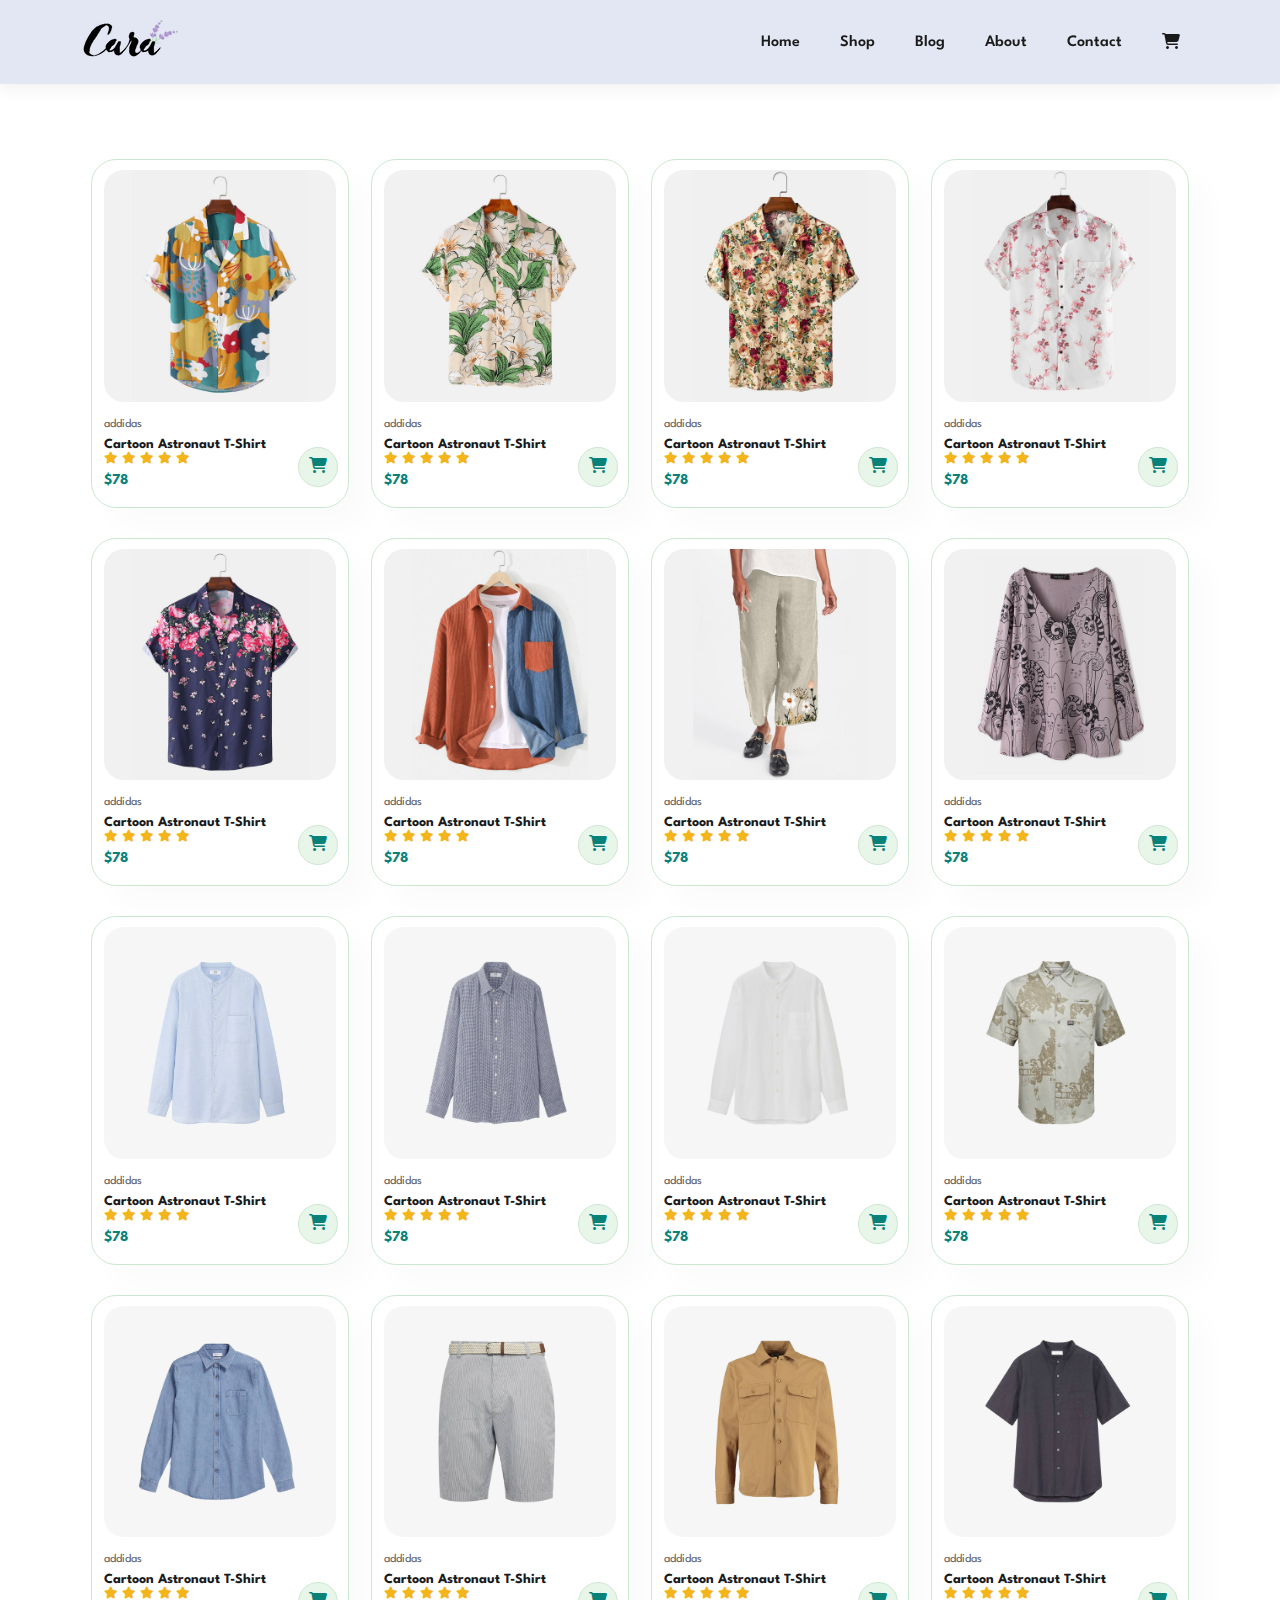
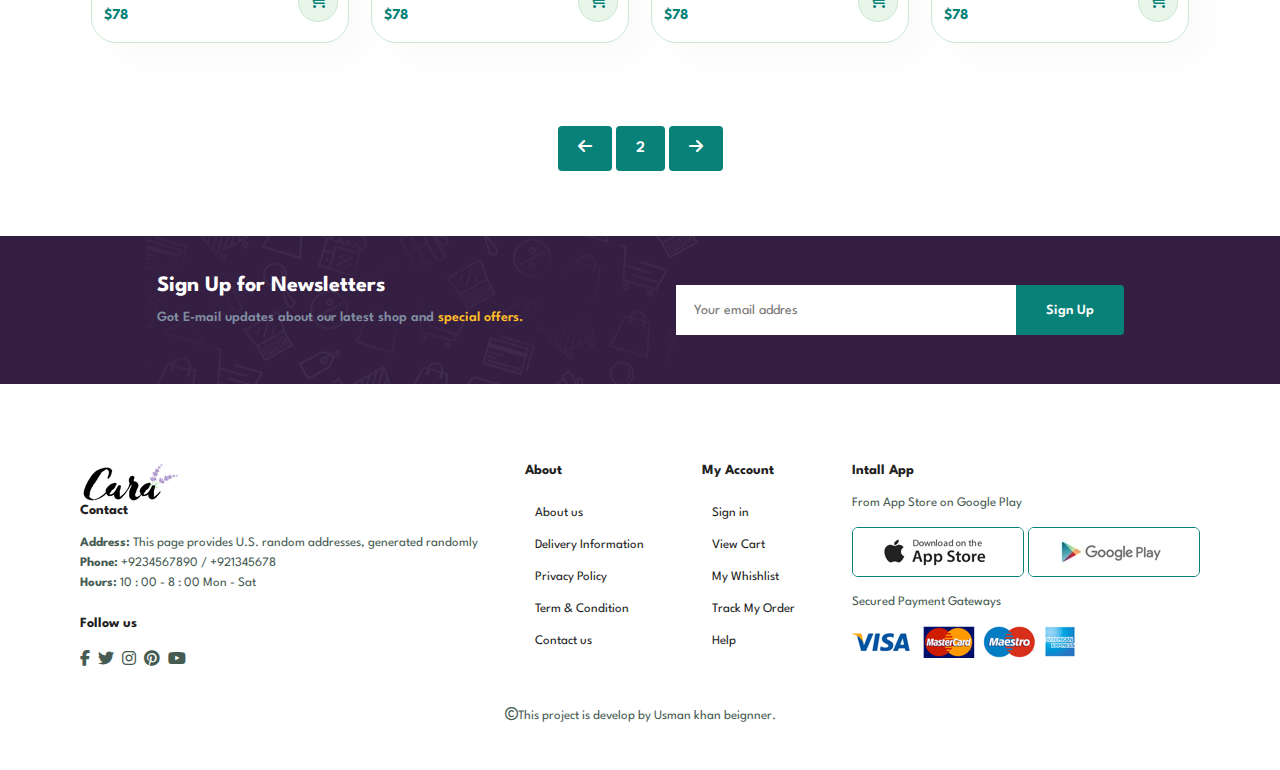
<file: multiproduct.html>
<!DOCTYPE html>
<html lang="en">

<head>
    <meta charset="UTF-8">
    <meta http-equiv="X-UA-Compatible" content="IE=edge">
    <meta name="viewport" content="width=device-width, initial-scale=1.0">
    <title>24 - March - 2024</title>
    <link rel="stylesheet" href="https://cdnjs.cloudflare.com/ajax/libs/font-awesome/6.5.1/css/all.min.css" />
    <link rel="stylesheet" href="style.css">
</head>

<body>

    <section id="header">
        <a href="#"><img src="img/logo.png" class="logo" alt=""></a>
        <div>
            <ul id="navbar">
                <li><a href="index.html"> Home</a></li>
                <li><a  href="shop.html">Shop</a></li>
                <li><a href="blog.html">Blog</a></li>
                <li><a href="about.html">About</a></li>
                <li><a href="contact.html">Contact</a></li>
                <li id="lg-bag"><a href="cart.html"><i class="fa-solid fa-cart-shopping"></i></a></li>
                <a href="#" id="close"><i class="fa-solid fa-xmark"></i></a>
            </ul>
        </div>
        <div id="mobile">
<a href="cart.html"><i class="fa-solid fa-cart-shopping"></i></a>
<i id="bar" class="fas fa-outdent"></i>
        </div>
    </section>

    

    <section id="product1" class="section-p1">
       
        <div class="pro-container">
            <div class="pro" onclick="window.location.href='sproduct.html';">
                <img src="img/products/f1.jpg" alt="">
                <div class="des">
                    <span>addidas</span>
                    <h5>Cartoon Astronaut T-Shirt</h5>
                    <div class="star">
                        <i class="fa-solid fa-star"></i>
                        <i class="fa-solid fa-star"></i>
                        <i class="fa-solid fa-star"></i>
                        <i class="fa-solid fa-star"></i>
                        <i class="fa-solid fa-star"></i>
                    </div>
                    <h4>$78</h4>
                </div>
                <a class="cart" href="#"><i class="fa-solid fa-cart-shopping"></i></a>
            </div>
            <div class="pro" onclick="window.location.href='sproduct.html';">
                <img src="img/products/f2.jpg" alt="">
                <div class="des">
                    <span>addidas</span>
                    <h5>Cartoon Astronaut T-Shirt</h5>
                    <div class="star">
                        <i class="fa-solid fa-star"></i>
                        <i class="fa-solid fa-star"></i>
                        <i class="fa-solid fa-star"></i>
                        <i class="fa-solid fa-star"></i>
                        <i class="fa-solid fa-star"></i>
                    </div>
                    <h4>$78</h4>
                </div>
                <a class="cart" href="#"><i class="fa-solid fa-cart-shopping"></i></a>
            </div>
            <div class="pro" onclick="window.location.href='sproduct.html';">
                <img src="img/products/f3.jpg" alt="">
                <div class="des">
                    <span>addidas</span>
                    <h5>Cartoon Astronaut T-Shirt</h5>
                    <div class="star">
                        <i class="fa-solid fa-star"></i>
                        <i class="fa-solid fa-star"></i>
                        <i class="fa-solid fa-star"></i>
                        <i class="fa-solid fa-star"></i>
                        <i class="fa-solid fa-star"></i>
                    </div>
                    <h4>$78</h4>
                </div>
                <a class="cart" href="#"><i class="fa-solid fa-cart-shopping"></i></a>
            </div>
            <div class="pro" onclick="window.location.href='sproduct.html';">
                <img src="img/products/f4.jpg" alt="">
                <div class="des">
                    <span>addidas</span>
                    <h5>Cartoon Astronaut T-Shirt</h5>
                    <div class="star">
                        <i class="fa-solid fa-star"></i>
                        <i class="fa-solid fa-star"></i>
                        <i class="fa-solid fa-star"></i>
                        <i class="fa-solid fa-star"></i>
                        <i class="fa-solid fa-star"></i>
                    </div>
                    <h4>$78</h4>
                </div>
                <a class="cart" href="#"><i class="fa-solid fa-cart-shopping"></i></a>
            </div>
            <div class="pro" onclick="window.location.href='sproduct.html';">
                <img src="img/products/f5.jpg" alt="">
                <div class="des">
                    <span>addidas</span>
                    <h5>Cartoon Astronaut T-Shirt</h5>
                    <div class="star">
                        <i class="fa-solid fa-star"></i>
                        <i class="fa-solid fa-star"></i>
                        <i class="fa-solid fa-star"></i>
                        <i class="fa-solid fa-star"></i>
                        <i class="fa-solid fa-star"></i>
                    </div>
                    <h4>$78</h4>
                </div>
                <a class="cart" href="#"><i class="fa-solid fa-cart-shopping"></i></a>
            </div>
            <div class="pro" onclick="window.location.href='sproduct.html';">
                <img src="img/products/f6.jpg" alt="">
                <div class="des">
                    <span>addidas</span>
                    <h5>Cartoon Astronaut T-Shirt</h5>
                    <div class="star">
                        <i class="fa-solid fa-star"></i>
                        <i class="fa-solid fa-star"></i>
                        <i class="fa-solid fa-star"></i>
                        <i class="fa-solid fa-star"></i>
                        <i class="fa-solid fa-star"></i>
                    </div>
                    <h4>$78</h4>
                </div>
                <a class="cart" href="#"><i class="fa-solid fa-cart-shopping"></i></a>
            </div>
            <div class="pro" onclick="window.location.href='sproduct.html';">
                <img src="img/products/f7.jpg" alt="">
                <div class="des">
                    <span>addidas</span>
                    <h5>Cartoon Astronaut T-Shirt</h5>
                    <div class="star">
                        <i class="fa-solid fa-star"></i>
                        <i class="fa-solid fa-star"></i>
                        <i class="fa-solid fa-star"></i>
                        <i class="fa-solid fa-star"></i>
                        <i class="fa-solid fa-star"></i>
                    </div>
                    <h4>$78</h4>
                </div>
                <a class="cart" href="#"><i class="fa-solid fa-cart-shopping"></i></a>
            </div>
            <div class="pro" onclick="window.location.href='sproduct.html';">
                <img src="img/products/f8.jpg" alt="">
                <div class="des">
                    <span>addidas</span>
                    <h5>Cartoon Astronaut T-Shirt</h5>
                    <div class="star">
                        <i class="fa-solid fa-star"></i>
                        <i class="fa-solid fa-star"></i>
                        <i class="fa-solid fa-star"></i>
                        <i class="fa-solid fa-star"></i>
                        <i class="fa-solid fa-star"></i>
                    </div>
                    <h4>$78</h4>
                </div>
                <a class="cart" href="#"><i class="fa-solid fa-cart-shopping"></i></a>
            </div>

            <div class="pro" onclick="window.location.href='sproduct.html';">
                <img src="img/products/n1.jpg" alt="">
                <div class="des">
                    <span>addidas</span>
                    <h5>Cartoon Astronaut T-Shirt</h5>
                    <div class="star">
                        <i class="fa-solid fa-star"></i>
                        <i class="fa-solid fa-star"></i>
                        <i class="fa-solid fa-star"></i>
                        <i class="fa-solid fa-star"></i>
                        <i class="fa-solid fa-star"></i>
                    </div>
                    <h4>$78</h4>
                </div>
                <a class="cart" href="#"><i class="fa-solid fa-cart-shopping"></i></a>
            </div>
            <div class="pro" onclick="window.location.href='sproduct.html';">
                <img src="img/products/n2.jpg" alt="">
                <div class="des">
                    <span>addidas</span>
                    <h5>Cartoon Astronaut T-Shirt</h5>
                    <div class="star">
                        <i class="fa-solid fa-star"></i>
                        <i class="fa-solid fa-star"></i>
                        <i class="fa-solid fa-star"></i>
                        <i class="fa-solid fa-star"></i>
                        <i class="fa-solid fa-star"></i>
                    </div>
                    <h4>$78</h4>
                </div>
                <a class="cart" href="#"><i class="fa-solid fa-cart-shopping"></i></a>
            </div>
            <div class="pro" onclick="window.location.href='sproduct.html';">
                <img src="img/products/n3.jpg" alt="">
                <div class="des">
                    <span>addidas</span>
                    <h5>Cartoon Astronaut T-Shirt</h5>
                    <div class="star">
                        <i class="fa-solid fa-star"></i>
                        <i class="fa-solid fa-star"></i>
                        <i class="fa-solid fa-star"></i>
                        <i class="fa-solid fa-star"></i>
                        <i class="fa-solid fa-star"></i>
                    </div>
                    <h4>$78</h4>
                </div>
                <a class="cart" href="#"><i class="fa-solid fa-cart-shopping"></i></a>
            </div>
            <div class="pro" onclick="window.location.href='sproduct.html';">
                <img src="img/products/n4.jpg" alt="">
                <div class="des">
                    <span>addidas</span>
                    <h5>Cartoon Astronaut T-Shirt</h5>
                    <div class="star">
                        <i class="fa-solid fa-star"></i>
                        <i class="fa-solid fa-star"></i>
                        <i class="fa-solid fa-star"></i>
                        <i class="fa-solid fa-star"></i>
                        <i class="fa-solid fa-star"></i>
                    </div>
                    <h4>$78</h4>
                </div>
                <a class="cart" href="#"><i class="fa-solid fa-cart-shopping"></i></a>
            </div>
            <div class="pro" onclick="window.location.href='sproduct.html';">
                <img src="img/products/n5.jpg" alt="">
                <div class="des">
                    <span>addidas</span>
                    <h5>Cartoon Astronaut T-Shirt</h5>
                    <div class="star">
                        <i class="fa-solid fa-star"></i>
                        <i class="fa-solid fa-star"></i>
                        <i class="fa-solid fa-star"></i>
                        <i class="fa-solid fa-star"></i>
                        <i class="fa-solid fa-star"></i>
                    </div>
                    <h4>$78</h4>
                </div>
                <a class="cart" href="#"><i class="fa-solid fa-cart-shopping"></i></a>
            </div>
            <div class="pro" onclick="window.location.href='sproduct.html';">
                <img src="img/products/n6.jpg" alt="">
                <div class="des">
                    <span>addidas</span>
                    <h5>Cartoon Astronaut T-Shirt</h5>
                    <div class="star">
                        <i class="fa-solid fa-star"></i>
                        <i class="fa-solid fa-star"></i>
                        <i class="fa-solid fa-star"></i>
                        <i class="fa-solid fa-star"></i>
                        <i class="fa-solid fa-star"></i>
                    </div>
                    <h4>$78</h4>
                </div>
                <a class="cart" href="#"><i class="fa-solid fa-cart-shopping"></i></a>
            </div>
            <div class="pro" onclick="window.location.href='sproduct.html';">
                <img src="img/products/n7.jpg" alt="">
                <div class="des">
                    <span>addidas</span>
                    <h5>Cartoon Astronaut T-Shirt</h5>
                    <div class="star">
                        <i class="fa-solid fa-star"></i>
                        <i class="fa-solid fa-star"></i>
                        <i class="fa-solid fa-star"></i>
                        <i class="fa-solid fa-star"></i>
                        <i class="fa-solid fa-star"></i>
                    </div>
                    <h4>$78</h4>
                </div>
                <a class="cart" href="#"><i class="fa-solid fa-cart-shopping"></i></a>
            </div>
            <div class="pro" onclick="window.location.href='sproduct.html';">
                <img src="img/products/n8.jpg" alt="">
                <div class="des">
                    <span>addidas</span>
                    <h5>Cartoon Astronaut T-Shirt</h5>
                    <div class="star">
                        <i class="fa-solid fa-star"></i>
                        <i class="fa-solid fa-star"></i>
                        <i class="fa-solid fa-star"></i>
                        <i class="fa-solid fa-star"></i>
                        <i class="fa-solid fa-star"></i>
                    </div>
                    <h4>$78</h4>
                </div>
                <a class="cart" href="#"><i class="fa-solid fa-cart-shopping"></i></a>
            </div>
        </div>
    </section>

    <section id="pagination" class="section-p1">
<a href="shop.html"><i class="fa-solid fa-arrow-left"></i></a>
<a href="#">2</a>
<a href="#"><i class="fa-solid fa-arrow-right"></i></a>

    </section>

    <section id="newsletter" class="section-p1 section-m1">
<div class="newstext">
    <h4>Sign Up for Newsletters</h4>
    <p>Got E-mail updates about our latest shop and <span>special offers.</span> </p>
</div>
<div class="form">
    <input type="text" placeholder="Your email addres">
    <button class="normal">Sign Up</button>
</div>
</section>

    <footer class="section-p1">
<div class="lol">
    <img class="logo" src="img/logo.png" alt="">
    <h4>Contact</h4>
    <p><strong>Address: </strong> This page provides U.S. random addresses, generated randomly</p>
    <p><strong>Phone: </strong> +9234567890 / +921345678</p>
    <p><strong>Hours: </strong> 10 : 00 - 8 : 00 Mon - Sat</p>
    <div class="follow">
        <h4>Follow us</h4>
        <div class="icon">
            <i class="fab fa-facebook-f"></i>
            <i class="fab fa-twitter"></i>
            <i class="fab fa-instagram"></i>
            <i class="fab fa-pinterest"></i>
            <i class="fab fa-youtube"></i>
        </div>
    </div>
</div>
<div class="lol">
    <h4>About</h4>
    <a href="#">About us</a>
    <a href="#">Delivery Information</a>
    <a href="#">Privacy Policy</a>
    <a href="#">Term & Condition</a>
    <a href="#">Contact us</a>
</div>

<div class="lol">
    <h4>My Account</h4>
    <a href="#">Sign in</a>
    <a href="#">View Cart</a>
    <a href="#">My Whishlist</a>
    <a href="#">Track My Order</a>
    <a href="#">Help</a>
</div>
<div class="col install">
<h4>Intall App</h4>
<p>From App Store on Google Play</p>
<div class="low">
    <img src="img/pay/app.jpg" alt="">
    <img src="img/pay/play.jpg" alt="">
</div>
<p>Secured Payment Gateways</p>
<img src="img/pay/pay.png" alt="">
</div>

<div class="copyright">
    <p><i class="fa-regular fa-copyright"></i>This project is develop by Usman khan beignner.</p>
</div>

    </footer>

    

    <script src="script.js"></script>
</body>

</html>
</file>
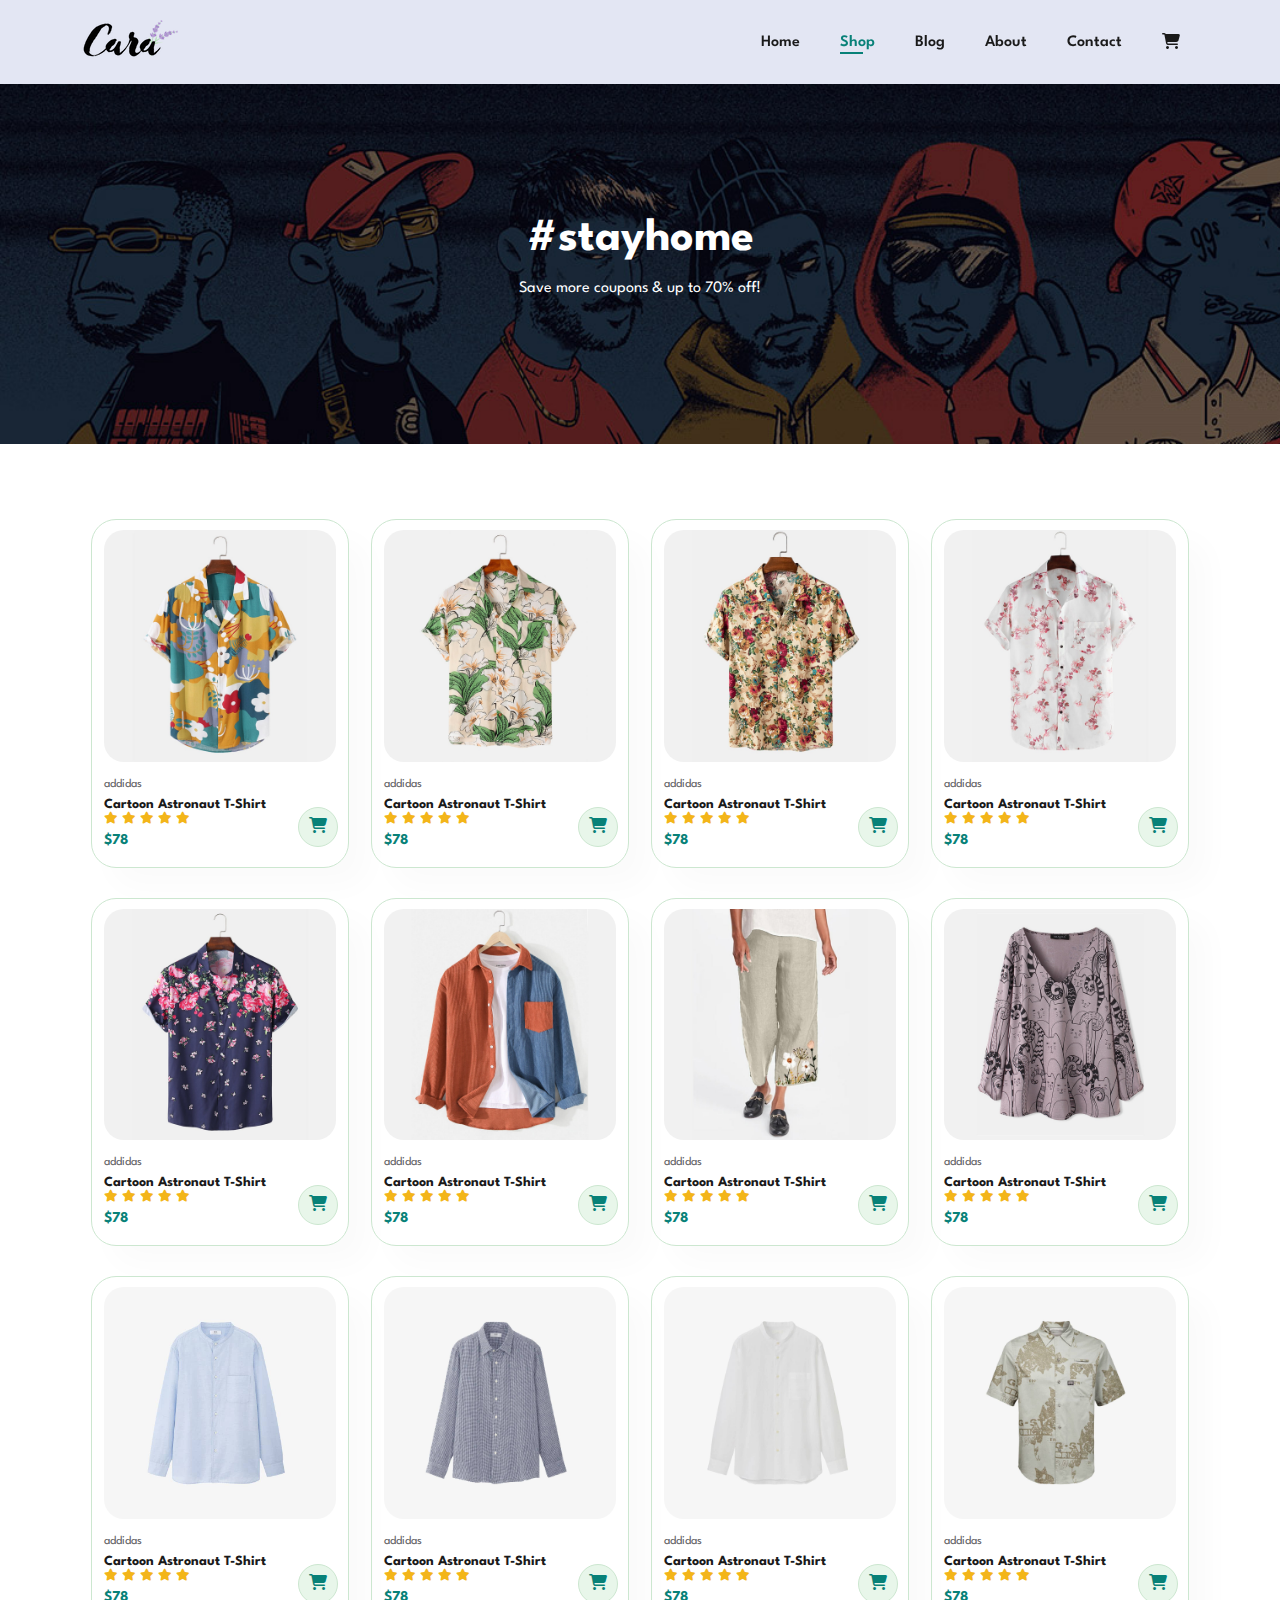
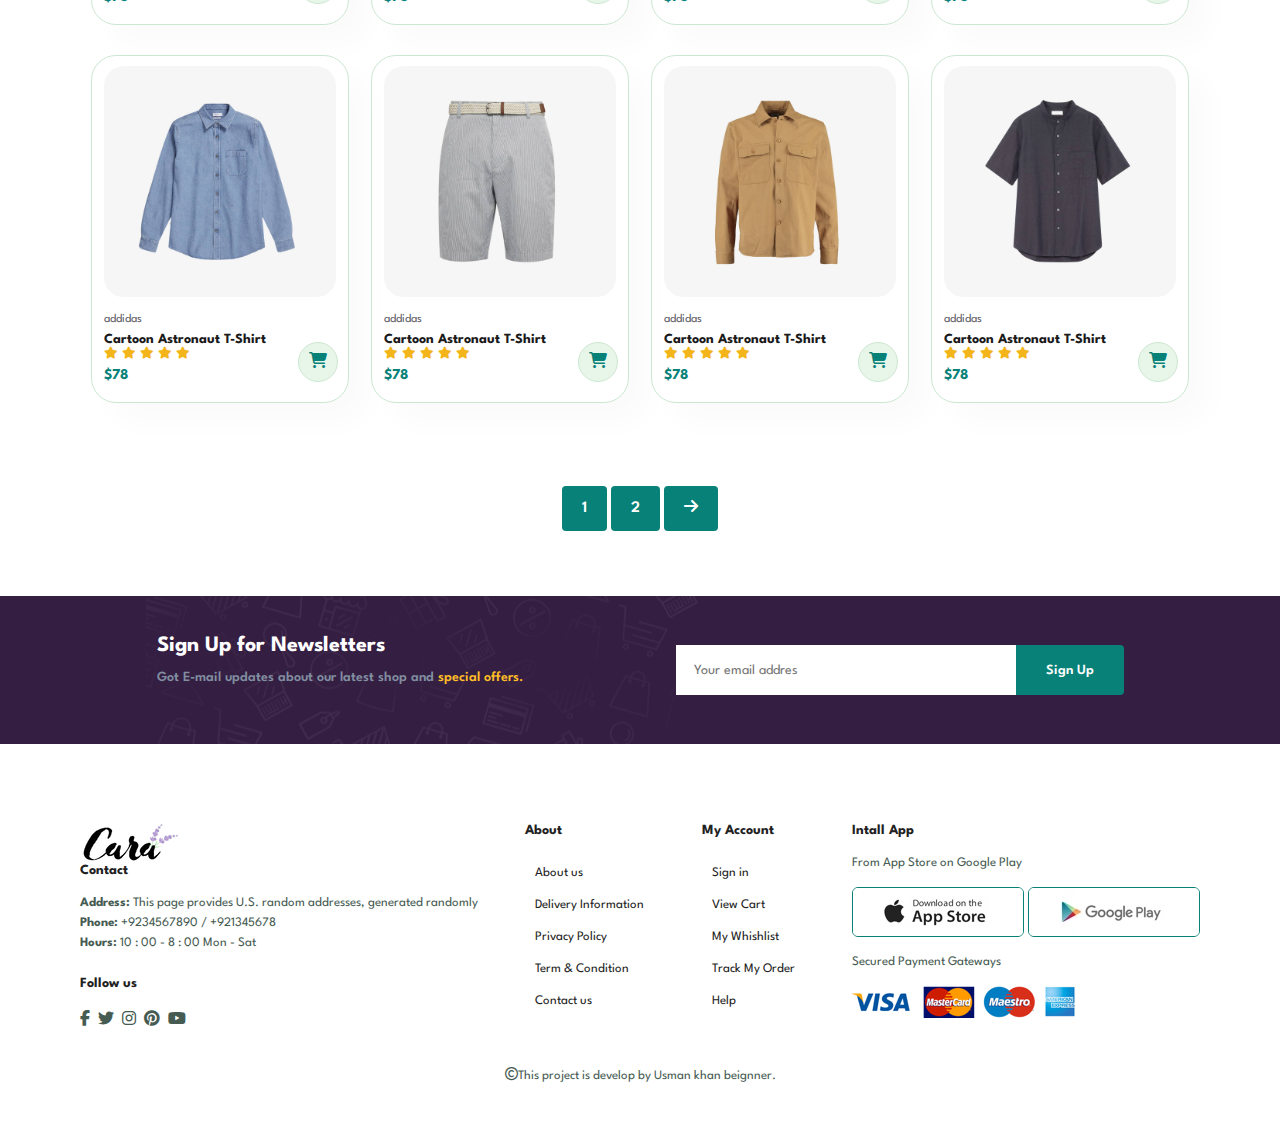
<file: shop.html>
<!DOCTYPE html>
<html lang="en">

<head>
    <meta charset="UTF-8">
    <meta http-equiv="X-UA-Compatible" content="IE=edge">
    <meta name="viewport" content="width=device-width, initial-scale=1.0">
    <title>24 - March - 2024</title>
    <link rel="stylesheet" href="https://cdnjs.cloudflare.com/ajax/libs/font-awesome/6.5.1/css/all.min.css" />
    <link rel="stylesheet" href="style.css">
</head>

<body>

    <section id="header">
        <a href="#"><img src="img/logo.png" class="logo" alt=""></a>
        <div>
            <ul id="navbar">
                <li><a href="index.html"> Home</a></li>
                <li><a class="active" href="shop.html">Shop</a></li>
                <li><a href="blog.html">Blog</a></li>
                <li><a href="about.html">About</a></li>
                <li><a href="contact.html">Contact</a></li>
                <li id="lg-bag"><a href="cart.html"><i class="fa-solid fa-cart-shopping"></i></a></li>
                <a href="#" id="close"><i class="fa-solid fa-xmark"></i></a>
            </ul>
        </div>
        <div id="mobile">
<a href="cart.html"><i class="fa-solid fa-cart-shopping"></i></a>
<i id="bar" class="fas fa-outdent"></i>
        </div>
    </section>

    <section id="page-header">
        
        <h2>#stayhome</h2>
     
        <p>Save more coupons & up to 70% off!</p>
        
    </section>

    <section id="product1" class="section-p1">
       
        <div class="pro-container">
            <div class="pro" onclick="window.location.href='sproduct.html';">
                <img src="img/products/f1.jpg" alt="">
                <div class="des">
                    <span>addidas</span>
                    <h5>Cartoon Astronaut T-Shirt</h5>
                    <div class="star">
                        <i class="fa-solid fa-star"></i>
                        <i class="fa-solid fa-star"></i>
                        <i class="fa-solid fa-star"></i>
                        <i class="fa-solid fa-star"></i>
                        <i class="fa-solid fa-star"></i>
                    </div>
                    <h4>$78</h4>
                </div>
                <a class="cart" href="#"><i class="fa-solid fa-cart-shopping"></i></a>
            </div>
            <div class="pro" onclick="window.location.href='sproduct.html';">
                <img src="img/products/f2.jpg" alt="">
                <div class="des">
                    <span>addidas</span>
                    <h5>Cartoon Astronaut T-Shirt</h5>
                    <div class="star">
                        <i class="fa-solid fa-star"></i>
                        <i class="fa-solid fa-star"></i>
                        <i class="fa-solid fa-star"></i>
                        <i class="fa-solid fa-star"></i>
                        <i class="fa-solid fa-star"></i>
                    </div>
                    <h4>$78</h4>
                </div>
                <a class="cart" href="#"><i class="fa-solid fa-cart-shopping"></i></a>
            </div>
            <div class="pro" onclick="window.location.href='sproduct.html';">
                <img src="img/products/f3.jpg" alt="">
                <div class="des">
                    <span>addidas</span>
                    <h5>Cartoon Astronaut T-Shirt</h5>
                    <div class="star">
                        <i class="fa-solid fa-star"></i>
                        <i class="fa-solid fa-star"></i>
                        <i class="fa-solid fa-star"></i>
                        <i class="fa-solid fa-star"></i>
                        <i class="fa-solid fa-star"></i>
                    </div>
                    <h4>$78</h4>
                </div>
                <a class="cart" href="#"><i class="fa-solid fa-cart-shopping"></i></a>
            </div>
            <div class="pro"onclick="window.location.href='sproduct.html';">
                <img src="img/products/f4.jpg" alt="">
                <div class="des">
                    <span>addidas</span>
                    <h5>Cartoon Astronaut T-Shirt</h5>
                    <div class="star">
                        <i class="fa-solid fa-star"></i>
                        <i class="fa-solid fa-star"></i>
                        <i class="fa-solid fa-star"></i>
                        <i class="fa-solid fa-star"></i>
                        <i class="fa-solid fa-star"></i>
                    </div>
                    <h4>$78</h4>
                </div>
                <a class="cart" href="#"><i class="fa-solid fa-cart-shopping"></i></a>
            </div>
            <div class="pro"onclick="window.location.href='sproduct.html';">
                <img src="img/products/f5.jpg" alt="">
                <div class="des">
                    <span>addidas</span>
                    <h5>Cartoon Astronaut T-Shirt</h5>
                    <div class="star">
                        <i class="fa-solid fa-star"></i>
                        <i class="fa-solid fa-star"></i>
                        <i class="fa-solid fa-star"></i>
                        <i class="fa-solid fa-star"></i>
                        <i class="fa-solid fa-star"></i>
                    </div>
                    <h4>$78</h4>
                </div>
                <a class="cart" href="#"><i class="fa-solid fa-cart-shopping"></i></a>
            </div>
            <div class="pro"onclick="window.location.href='sproduct.html';">
                <img src="img/products/f6.jpg" alt="">
                <div class="des">
                    <span>addidas</span>
                    <h5>Cartoon Astronaut T-Shirt</h5>
                    <div class="star">
                        <i class="fa-solid fa-star"></i>
                        <i class="fa-solid fa-star"></i>
                        <i class="fa-solid fa-star"></i>
                        <i class="fa-solid fa-star"></i>
                        <i class="fa-solid fa-star"></i>
                    </div>
                    <h4>$78</h4>
                </div>
                <a class="cart" href="#"><i class="fa-solid fa-cart-shopping"></i></a>
            </div>
            <div class="pro"onclick="window.location.href='sproduct.html';">
                <img src="img/products/f7.jpg" alt="">
                <div class="des">
                    <span>addidas</span>
                    <h5>Cartoon Astronaut T-Shirt</h5>
                    <div class="star">
                        <i class="fa-solid fa-star"></i>
                        <i class="fa-solid fa-star"></i>
                        <i class="fa-solid fa-star"></i>
                        <i class="fa-solid fa-star"></i>
                        <i class="fa-solid fa-star"></i>
                    </div>
                    <h4>$78</h4>
                </div>
                <a class="cart" href="#"><i class="fa-solid fa-cart-shopping"></i></a>
            </div>
            <div class="pro"onclick="window.location.href='sproduct.html';">
                <img src="img/products/f8.jpg" alt="">
                <div class="des">
                    <span>addidas</span>
                    <h5>Cartoon Astronaut T-Shirt</h5>
                    <div class="star">
                        <i class="fa-solid fa-star"></i>
                        <i class="fa-solid fa-star"></i>
                        <i class="fa-solid fa-star"></i>
                        <i class="fa-solid fa-star"></i>
                        <i class="fa-solid fa-star"></i>
                    </div>
                    <h4>$78</h4>
                </div>
                <a class="cart" href="#"><i class="fa-solid fa-cart-shopping"></i></a>
            </div>

            <div class="pro"onclick="window.location.href='sproduct.html';">
                <img src="img/products/n1.jpg" alt="">
                <div class="des">
                    <span>addidas</span>
                    <h5>Cartoon Astronaut T-Shirt</h5>
                    <div class="star">
                        <i class="fa-solid fa-star"></i>
                        <i class="fa-solid fa-star"></i>
                        <i class="fa-solid fa-star"></i>
                        <i class="fa-solid fa-star"></i>
                        <i class="fa-solid fa-star"></i>
                    </div>
                    <h4>$78</h4>
                </div>
                <a class="cart" href="#"><i class="fa-solid fa-cart-shopping"></i></a>
            </div>
            <div class="pro"onclick="window.location.href='sproduct.html';">
                <img src="img/products/n2.jpg" alt="">
                <div class="des">
                    <span>addidas</span>
                    <h5>Cartoon Astronaut T-Shirt</h5>
                    <div class="star">
                        <i class="fa-solid fa-star"></i>
                        <i class="fa-solid fa-star"></i>
                        <i class="fa-solid fa-star"></i>
                        <i class="fa-solid fa-star"></i>
                        <i class="fa-solid fa-star"></i>
                    </div>
                    <h4>$78</h4>
                </div>
                <a class="cart" href="#"><i class="fa-solid fa-cart-shopping"></i></a>
            </div>
            <div class="pro"onclick="window.location.href='sproduct.html';">
                <img src="img/products/n3.jpg" alt="">
                <div class="des">
                    <span>addidas</span>
                    <h5>Cartoon Astronaut T-Shirt</h5>
                    <div class="star">
                        <i class="fa-solid fa-star"></i>
                        <i class="fa-solid fa-star"></i>
                        <i class="fa-solid fa-star"></i>
                        <i class="fa-solid fa-star"></i>
                        <i class="fa-solid fa-star"></i>
                    </div>
                    <h4>$78</h4>
                </div>
                <a class="cart" href="#"><i class="fa-solid fa-cart-shopping"></i></a>
            </div>
            <div class="pro"onclick="window.location.href='sproduct.html';">
                <img src="img/products/n4.jpg" alt="">
                <div class="des">
                    <span>addidas</span>
                    <h5>Cartoon Astronaut T-Shirt</h5>
                    <div class="star">
                        <i class="fa-solid fa-star"></i>
                        <i class="fa-solid fa-star"></i>
                        <i class="fa-solid fa-star"></i>
                        <i class="fa-solid fa-star"></i>
                        <i class="fa-solid fa-star"></i>
                    </div>
                    <h4>$78</h4>
                </div>
                <a class="cart" href="#"><i class="fa-solid fa-cart-shopping"></i></a>
            </div>
            <div class="pro"onclick="window.location.href='sproduct.html';">
                <img src="img/products/n5.jpg" alt="">
                <div class="des">
                    <span>addidas</span>
                    <h5>Cartoon Astronaut T-Shirt</h5>
                    <div class="star">
                        <i class="fa-solid fa-star"></i>
                        <i class="fa-solid fa-star"></i>
                        <i class="fa-solid fa-star"></i>
                        <i class="fa-solid fa-star"></i>
                        <i class="fa-solid fa-star"></i>
                    </div>
                    <h4>$78</h4>
                </div>
                <a class="cart" href="#"><i class="fa-solid fa-cart-shopping"></i></a>
            </div>
            <div class="pro"onclick="window.location.href='sproduct.html';">
                <img src="img/products/n6.jpg" alt="">
                <div class="des">
                    <span>addidas</span>
                    <h5>Cartoon Astronaut T-Shirt</h5>
                    <div class="star">
                        <i class="fa-solid fa-star"></i>
                        <i class="fa-solid fa-star"></i>
                        <i class="fa-solid fa-star"></i>
                        <i class="fa-solid fa-star"></i>
                        <i class="fa-solid fa-star"></i>
                    </div>
                    <h4>$78</h4>
                </div>
                <a class="cart" href="#"><i class="fa-solid fa-cart-shopping"></i></a>
            </div>
            <div class="pro"onclick="window.location.href='sproduct.html';">
                <img src="img/products/n7.jpg" alt="">
                <div class="des">
                    <span>addidas</span>
                    <h5>Cartoon Astronaut T-Shirt</h5>
                    <div class="star">
                        <i class="fa-solid fa-star"></i>
                        <i class="fa-solid fa-star"></i>
                        <i class="fa-solid fa-star"></i>
                        <i class="fa-solid fa-star"></i>
                        <i class="fa-solid fa-star"></i>
                    </div>
                    <h4>$78</h4>
                </div>
                <a class="cart" href="#"><i class="fa-solid fa-cart-shopping"></i></a>
            </div>
            <div class="pro"onclick="window.location.href='sproduct.html';">
                <img src="img/products/n8.jpg" alt="">
                <div class="des">
                    <span>addidas</span>
                    <h5>Cartoon Astronaut T-Shirt</h5>
                    <div class="star">
                        <i class="fa-solid fa-star"></i>
                        <i class="fa-solid fa-star"></i>
                        <i class="fa-solid fa-star"></i>
                        <i class="fa-solid fa-star"></i>
                        <i class="fa-solid fa-star"></i>
                    </div>
                    <h4>$78</h4>
                </div>
                <a class="cart" href="#"><i class="fa-solid fa-cart-shopping"></i></a>
            </div>
        </div>
    </section>

    <section id="pagination" class="section-p1">
<a href="#">1</a>
<a href="#">2</a>
<a href="multiproduct.html"><i class="fa-solid fa-arrow-right"></i></a>
    </section>

    <section id="newsletter" class="section-p1 section-m1">
<div class="newstext">
    <h4>Sign Up for Newsletters</h4>
    <p>Got E-mail updates about our latest shop and <span>special offers.</span> </p>
</div>
<div class="form">
    <input type="text" placeholder="Your email addres">
    <button class="normal">Sign Up</button>
</div>
</section>

    <footer class="section-p1">
<div class="lol">
    <img class="logo" src="img/logo.png" alt="">
    <h4>Contact</h4>
    <p><strong>Address: </strong> This page provides U.S. random addresses, generated randomly</p>
    <p><strong>Phone: </strong> +9234567890 / +921345678</p>
    <p><strong>Hours: </strong> 10 : 00 - 8 : 00 Mon - Sat</p>
    <div class="follow">
        <h4>Follow us</h4>
        <div class="icon">
            <i class="fab fa-facebook-f"></i>
            <i class="fab fa-twitter"></i>
            <i class="fab fa-instagram"></i>
            <i class="fab fa-pinterest"></i>
            <i class="fab fa-youtube"></i>
        </div>
    </div>
</div>
<div class="lol">
    <h4>About</h4>
    <a href="#">About us</a>
    <a href="#">Delivery Information</a>
    <a href="#">Privacy Policy</a>
    <a href="#">Term & Condition</a>
    <a href="#">Contact us</a>
</div>

<div class="lol">
    <h4>My Account</h4>
    <a href="#">Sign in</a>
    <a href="#">View Cart</a>
    <a href="#">My Whishlist</a>
    <a href="#">Track My Order</a>
    <a href="#">Help</a>
</div>
<div class="col install">
<h4>Intall App</h4>
<p>From App Store on Google Play</p>
<div class="low">
    <img src="img/pay/app.jpg" alt="">
    <img src="img/pay/play.jpg" alt="">
</div>
<p>Secured Payment Gateways</p>
<img src="img/pay/pay.png" alt="">
</div>

<div class="copyright">
    <p><i class="fa-regular fa-copyright"></i>This project is develop by Usman khan beignner.</p>
</div>

    </footer>

    

    <script src="script.js"></script>
</body>

</html>
</file>
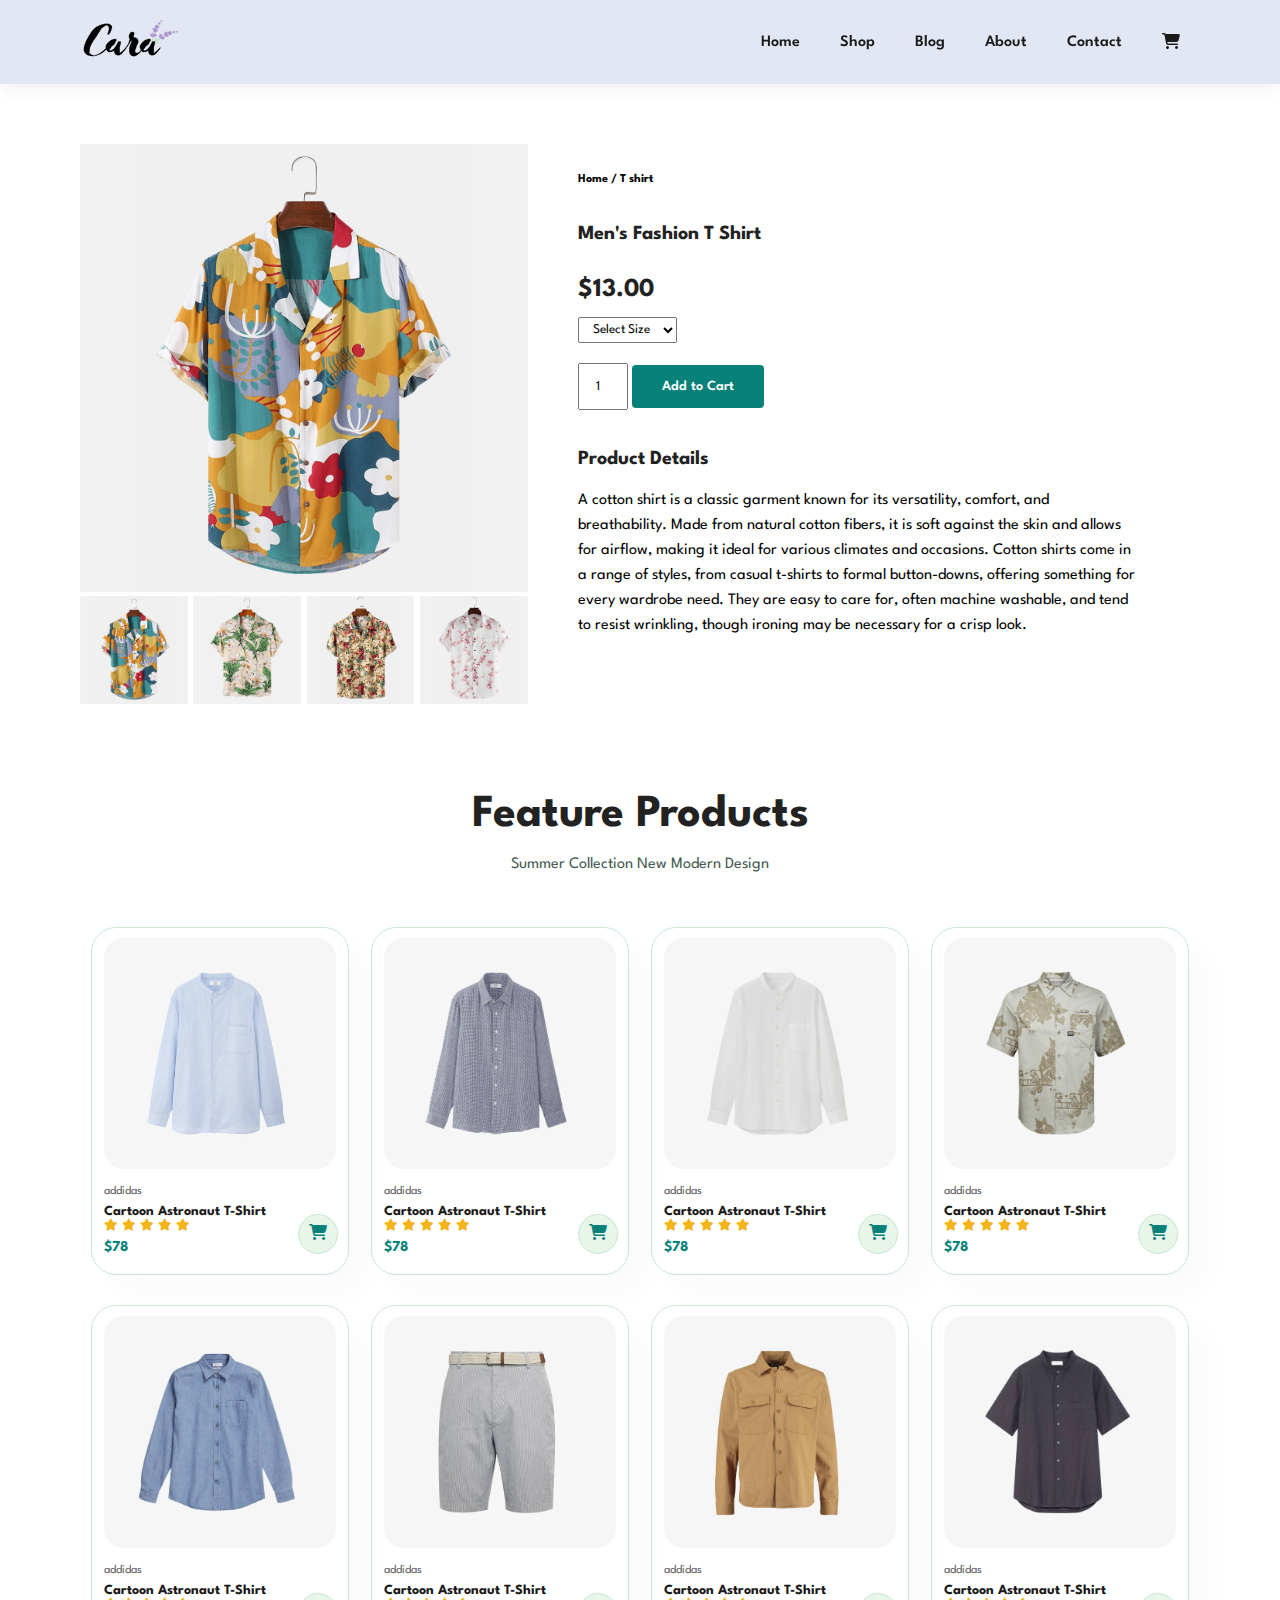
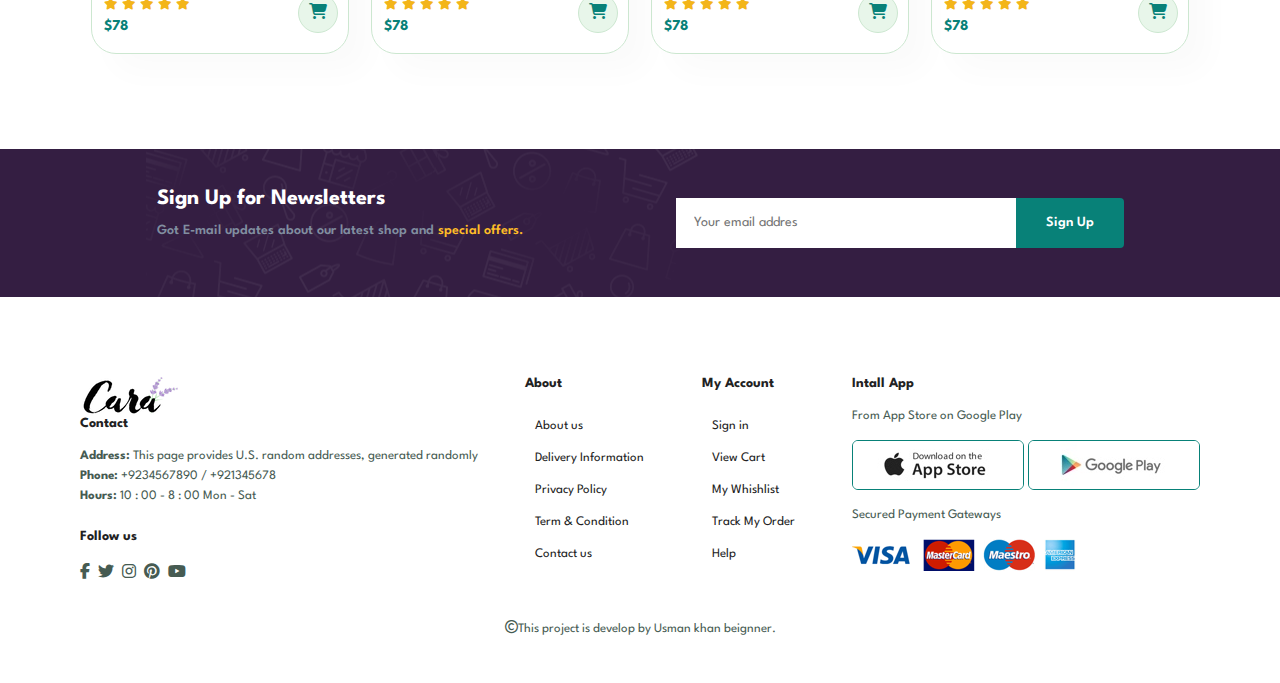
<file: sproduct.html>
<!DOCTYPE html>
<html lang="en">

<head>
    <meta charset="UTF-8">
    <meta http-equiv="X-UA-Compatible" content="IE=edge">
    <meta name="viewport" content="width=device-width, initial-scale=1.0">
    <title>24 - March - 2024</title>
    <link rel="stylesheet" href="https://cdnjs.cloudflare.com/ajax/libs/font-awesome/6.5.1/css/all.min.css" />
    <link rel="stylesheet" href="style.css">
</head>

<body>

    <section id="header">
        <a href="#"><img src="img/logo.png" class="logo" alt=""></a>
        <div>
            <ul id="navbar">
                <li><a href="index.html"> Home</a></li>
                <li><a  href="shop.html">Shop</a></li>
                <li><a href="blog.html">Blog</a></li>
                <li><a href="about.html">About</a></li>
                <li><a href="contact.html">Contact</a></li>
                <li id="lg-bag"><a href="cart.html"><i class="fa-solid fa-cart-shopping"></i></a></li>
                <a href="#" id="close"><i class="fa-solid fa-xmark"></i></a>
            </ul>
        </div>
        <div id="mobile">
<a href="cart.html"><i class="fa-solid fa-cart-shopping"></i></a>
<i id="bar" class="fas fa-outdent"></i>
        </div>
    </section>

<section id="prodetails" class="section-p1">
<div class="single-pro-image">
    <img src="img/products/f1.jpg" width="100%" id="MainImg" alt="">
    <div class="small-img-group">
        <div class="samll-img-col">
            <img src="img/products/f1.jpg" width="100%" class="small-img" onclick="" alt="">
        </div>
        <div class="samll-img-col">
            <img src="img/products/f2.jpg" width="100%" class="small-img" onclick="" alt="">
        </div>
        <div class="samll-img-col">
            <img src="img/products/f3.jpg" width="100%" class="small-img" alt="">
        </div>
        <div class="samll-img-col">
            <img src="img/products/f4.jpg" width="100%" class="small-img" alt="">
        </div>

    </div>
</div>

<div class="single-pro-details">
    <h6>Home / T shirt</h6>
    <h4>Men's Fashion T Shirt </h4>
    <h2>$13.00</h2>
    <select>
        <option>Select Size</option>
        <option>XL</option>
        <option>XXL</option>
        <option>Small</option>
        <option>Large</option>
    </select>
    <input type="number" value="1">
    <button class="normal">Add to Cart</button>
    <h4>Product Details</h4>
    <span>
        
A cotton shirt is a classic garment known for its versatility, comfort, and breathability. Made from natural cotton fibers,
 it is soft against the skin and allows for airflow, making it ideal for various climates and occasions.
 Cotton shirts come in a range of styles, from casual t-shirts to formal button-downs, offering something for every wardrobe need. They are easy to care for,
  often machine washable, and tend to resist wrinkling, though ironing may be necessary for a crisp look.
    </span>
</div>
</section>

<section id="product1" class="section-p1">
    <h2>Feature Products</h2>
    <p>Summer Collection New Modern Design</p>
    <div class="pro-container">
        <div class="pro">
            <img src="img/products/n1.jpg" alt="">
            <div class="des">
                <span>addidas</span>
                <h5>Cartoon Astronaut T-Shirt</h5>
                <div class="star">
                    <i class="fa-solid fa-star"></i>
                    <i class="fa-solid fa-star"></i>
                    <i class="fa-solid fa-star"></i>
                    <i class="fa-solid fa-star"></i>
                    <i class="fa-solid fa-star"></i>
                </div>
                <h4>$78</h4>
            </div>
            <a class="cart" href="#"><i class="fa-solid fa-cart-shopping"></i></a>
        </div>
        <div class="pro">
            <img src="img/products/n2.jpg" alt="">
            <div class="des">
                <span>addidas</span>
                <h5>Cartoon Astronaut T-Shirt</h5>
                <div class="star">
                    <i class="fa-solid fa-star"></i>
                    <i class="fa-solid fa-star"></i>
                    <i class="fa-solid fa-star"></i>
                    <i class="fa-solid fa-star"></i>
                    <i class="fa-solid fa-star"></i>
                </div>
                <h4>$78</h4>
            </div>
            <a class="cart" href="#"><i class="fa-solid fa-cart-shopping"></i></a>
        </div>
        <div class="pro">
            <img src="img/products/n3.jpg" alt="">
            <div class="des">
                <span>addidas</span>
                <h5>Cartoon Astronaut T-Shirt</h5>
                <div class="star">
                    <i class="fa-solid fa-star"></i>
                    <i class="fa-solid fa-star"></i>
                    <i class="fa-solid fa-star"></i>
                    <i class="fa-solid fa-star"></i>
                    <i class="fa-solid fa-star"></i>
                </div>
                <h4>$78</h4>
            </div>
            <a class="cart" href="#"><i class="fa-solid fa-cart-shopping"></i></a>
        </div>
        <div class="pro">
            <img src="img/products/n4.jpg" alt="">
            <div class="des">
                <span>addidas</span>
                <h5>Cartoon Astronaut T-Shirt</h5>
                <div class="star">
                    <i class="fa-solid fa-star"></i>
                    <i class="fa-solid fa-star"></i>
                    <i class="fa-solid fa-star"></i>
                    <i class="fa-solid fa-star"></i>
                    <i class="fa-solid fa-star"></i>
                </div>
                <h4>$78</h4>
            </div>
            <a class="cart" href="#"><i class="fa-solid fa-cart-shopping"></i></a>
        </div>
        <div class="pro">
            <img src="img/products/n5.jpg" alt="">
            <div class="des">
                <span>addidas</span>
                <h5>Cartoon Astronaut T-Shirt</h5>
                <div class="star">
                    <i class="fa-solid fa-star"></i>
                    <i class="fa-solid fa-star"></i>
                    <i class="fa-solid fa-star"></i>
                    <i class="fa-solid fa-star"></i>
                    <i class="fa-solid fa-star"></i>
                </div>
                <h4>$78</h4>
            </div>
            <a class="cart" href="#"><i class="fa-solid fa-cart-shopping"></i></a>
        </div>
        <div class="pro">
            <img src="img/products/n6.jpg" alt="">
            <div class="des">
                <span>addidas</span>
                <h5>Cartoon Astronaut T-Shirt</h5>
                <div class="star">
                    <i class="fa-solid fa-star"></i>
                    <i class="fa-solid fa-star"></i>
                    <i class="fa-solid fa-star"></i>
                    <i class="fa-solid fa-star"></i>
                    <i class="fa-solid fa-star"></i>
                </div>
                <h4>$78</h4>
            </div>
            <a class="cart" href="#"><i class="fa-solid fa-cart-shopping"></i></a>
        </div>
        <div class="pro">
            <img src="img/products/n7.jpg" alt="">
            <div class="des">
                <span>addidas</span>
                <h5>Cartoon Astronaut T-Shirt</h5>
                <div class="star">
                    <i class="fa-solid fa-star"></i>
                    <i class="fa-solid fa-star"></i>
                    <i class="fa-solid fa-star"></i>
                    <i class="fa-solid fa-star"></i>
                    <i class="fa-solid fa-star"></i>
                </div>
                <h4>$78</h4>
            </div>
            <a class="cart" href="#"><i class="fa-solid fa-cart-shopping"></i></a>
        </div>
        <div class="pro">
            <img src="img/products/n8.jpg" alt="">
            <div class="des">
                <span>addidas</span>
                <h5>Cartoon Astronaut T-Shirt</h5>
                <div class="star">
                    <i class="fa-solid fa-star"></i>
                    <i class="fa-solid fa-star"></i>
                    <i class="fa-solid fa-star"></i>
                    <i class="fa-solid fa-star"></i>
                    <i class="fa-solid fa-star"></i>
                </div>
                <h4>$78</h4>
            </div>
            <a class="cart" href="#"><i class="fa-solid fa-cart-shopping"></i></a>
        </div>
    </div>
</section>

    <section id="newsletter" class="section-p1 section-m1">
<div class="newstext">
    <h4>Sign Up for Newsletters</h4>
    <p>Got E-mail updates about our latest shop and <span>special offers.</span> </p>
</div>
<div class="form">
    <input type="text" placeholder="Your email addres">
    <button class="normal">Sign Up</button>
</div>
</section>

    <footer class="section-p1">
<div class="lol">
    <img class="logo" src="img/logo.png" alt="">
    <h4>Contact</h4>
    <p><strong>Address: </strong> This page provides U.S. random addresses, generated randomly</p>
    <p><strong>Phone: </strong> +9234567890 / +921345678</p>
    <p><strong>Hours: </strong> 10 : 00 - 8 : 00 Mon - Sat</p>
    <div class="follow">
        <h4>Follow us</h4>
        <div class="icon">
            <i class="fab fa-facebook-f"></i>
            <i class="fab fa-twitter"></i>
            <i class="fab fa-instagram"></i>
            <i class="fab fa-pinterest"></i>
            <i class="fab fa-youtube"></i>
        </div>
    </div>
</div>
<div class="lol">
    <h4>About</h4>
    <a href="#">About us</a>
    <a href="#">Delivery Information</a>
    <a href="#">Privacy Policy</a>
    <a href="#">Term & Condition</a>
    <a href="#">Contact us</a>
</div>

<div class="lol">
    <h4>My Account</h4>
    <a href="#">Sign in</a>
    <a href="#">View Cart</a>
    <a href="#">My Whishlist</a>
    <a href="#">Track My Order</a>
    <a href="#">Help</a>
</div>
<div class="col install">
<h4>Intall App</h4>
<p>From App Store on Google Play</p>
<div class="low">
    <img src="img/pay/app.jpg" alt="">
    <img src="img/pay/play.jpg" alt="">
</div>
<p>Secured Payment Gateways</p>
<img src="img/pay/pay.png" alt="">
</div>

<div class="copyright">
    <p><i class="fa-regular fa-copyright"></i>This project is develop by Usman khan beignner.</p>
</div>

    </footer>

    <script>
    var MainImg = document.getElementById('MainImg');
    var samllimg = document.getElementsByClassName('small-img');

   samllimg[0].onclick = function(){
    MainImg.src = samllimg[0].src;
   }
   samllimg[1].onclick = function(){
    MainImg.src = samllimg[1].src;
   }
   samllimg[2].onclick = function(){
    MainImg.src = samllimg[2].src;
   }
   samllimg[3].onclick = function(){
    MainImg.src = samllimg[3].src;
   }
        </script>

    

    <script src="script.js"></script>
</body>

</html>
</file>
<file: style.css>
@import url("https://fonts.googleapis.com/css2?family=Spartan:wght@100;200;300;400;500;600;700;800;900&display=swap");
* {
  margin: 0;
  padding: 0;
  box-sizing: border-box;
  font-family: "Spartan", sans-serif;
}

html {
  scroll-behavior: smooth;
}

/* Global Styles */

h1 {
  font-size: 50px;
  line-height: 64px;
  color: #222;
}

h2 {
  font-size: 46px;
  line-height: 54px;
  color: #222;
}

h4 {
  font-size: 20px;
  color: #222;
}

h6 {
  font-weight: 700;
  font-size: 12px;
}

p {
  font-size: 16px;
  color: #465b52;
  margin: 15px 0 20px 0;
}

.section-p1 {
  padding: 40px 80px;
}

.section-m1 {
  margin: 40px 0;
}

button.normal{
  font-size: 14px;
  font-weight: 600;
  padding: 15px 30px;
  color: #000;
  background-color: #fff;
  border-radius: 4px;
  cursor: pointer;
  border: none;
  outline: none;
  transition: 0,2s;
}

body {
  width: 100%;
}

button.white {
  font-size: 13px;
  font-weight: 600;
  padding: 11px 18px;
  color: #fff;
  background-color: transparent;
  cursor: pointer;
  border: 1px solid white;
  outline: none;
  transition: 0,2s;
}


/* header start */

#header {
display: flex;
align-items: center;
justify-content: space-between;
padding: 20px  80px;
background: #E3E6F3;
box-shadow: 0 5px 15px rgba(0, 0, 0, 0.06);
z-index: 999;
position: sticky;
top: 0;
left: 0;
}

#navbar {
  display: flex;
  align-items: center;
  justify-content: center;
}
#navbar li {
  list-style: none;
  padding: 0 20px;
  position: relative;
}
#navbar li a {
  text-decoration: none;
  font-size: 16px;
  font-weight: 600;
  color: #1a1a1a;
  transition: 0.3s ease;
}
#navbar li a:hover ,
#navbar li a.active {
  color: #088178;
}
#navbar li a.active::after ,
#navbar li a:hover::after {
  content: "";
  width: 30%;
  height: 2px;
  background: #088178;
  position: absolute;
  bottom: -4px;
  left: 20px;
}

#mobile {
  display: none;
  align-items: center;
}

#close{
  display: none;
}



/* Home page*/
#hero {
  background-image: url("img/hero4.png");
  height: 90vh;
  width: 100%;
  background-size: cover;
  background-position: top 25% right 0;
  padding: 0 80px;
  display: flex;
  flex-direction: column;
  align-items: flex-start;
  justify-content: center;
}
#hero h4 {
padding-bottom: 15px;
}

#hero h1 {
  color: #088178;
  }

  #hero button{
    background-image: url("img/button.png");
    background-color: transparent;
    color: #088178;
    border: 0;
    padding: 14px 80px 14px 65px;
    background-repeat: no-repeat;
    cursor: pointer;
    font-size: 15px;
  }

  #feature{
    display: flex;
    align-items: center;
    justify-content: space-between;
    flex-wrap: wrap;
  }

  #feature .fe-box {
    width: 180px;
    text-align: center;
    padding: 25px 15px; 
    box-shadow: 20px 20px 34px rgba(0, 0, 0, 0.03);
    border: 1px solid #cce7d0;
    margin: 15px 0;
  }

  #feature .fe-box:hover {
    box-shadow: 10px 10px 54px rgba(70, 62, 221, 0.1);
  }

  #feature .fe-box img {
    width: 100%;
    margin-bottom: 10px;
  }

  #feature .fe-box h6 {
    display: inline-block;
    padding: 9px 8px 6px 8px;
    line-height: 1;
    border-radius: 4px;
    color: #088178;
    background-color: #fddde4;
  }

  #feature .fe-box:nth-child(2) h6 {
    background-color:#cdedbc;
  }

  #feature .fe-box:nth-child(3) h6 {
    background-color:#ffff76;
  }

  #feature .fe-box:nth-child(4) h6 {
    background-color:#99cfe0;
  }

  #feature .fe-box:nth-child(5) h6 {
    background-color:#ffc14e;
  }

  #feature .fe-box:nth-child(6) h6 {
    background-color:#cdedbc;
  }

  #product1{
    text-align: center;
  }

  #product1 .pro-container{
    display: flex;
    justify-content: space-around;
    padding-top: 20px;
    flex-wrap: wrap;
  }
  
  #product1 .pro{
    width: 23%;
    min-width: 250px;
    padding: 10px 12px;
    border: 1px solid #cce7d0;
    border-radius: 25px;
    cursor: pointer;
    box-shadow: 20px 20px 30px rgba(0, 0, 0, 0.02);
    margin: 15px 0;
    transition: 0.2s ease;
    position: relative;
  }

  #product1 .pro:hover{
    box-shadow: 20px 20px 30px rgba(0, 0, 0, 0.06);
  }

  #product1 .pro img {
    width: 100%;
    border-radius: 20px;
  }

  #product1 .pro .des{
     text-align: start;
     padding: 10px 0;
  }
  #product1 .pro .des span{
    color: #606063;
    font-size: 12px;
  }

  #product1 .pro .des h5{
    padding-top: 7px;
    color: #1a1a1a;
    font-size: 14px;
  }
  #product1 .pro .des i{
    font-size: 12px;
    color: rgb(243, 181, 25);
  }
  
  #product1 .pro .des h4{
    padding-top: 7px;
    font-size: 15px;
    font-weight: 700;
    color: #088178;
  }
  #product1 .pro .cart{
    width: 40px;
    height: 40px;
    line-height: 40px;
    border-radius: 50px;
    background-color: #e8f6ea;
    font-weight: 500;
    color: #088178;
    border: 1px solid #cce7d0;
    position: absolute;
    bottom: 20px;
    right:10px ;
  }

  #banner{
    display: flex;
    flex-direction: column;
    justify-content: center;
    align-items: center;
    text-align: center;
    background-image: url("img/banner/b2.jpg");
    width: 100%;
    height: 40vh;
    background-size: cover;
    background-position: center;
  }

  #banner h4{
    color: #fff;
    font-size: 16px;
  }

  #banner h2{
    color: #fff;
    font-size: 30px;
    padding: 10px 0;
  }

  #banner h2 span{
    color: #ef3636;
  }

  #banner button:hover{
    background-color: #088178;
    color: #fff;
  }

  #sm-banner{
   display: flex;
   justify-content: space-around;
   flex-wrap: wrap;
  }

  #sm-banner .banner-box{
    display: flex;
    flex-direction: column;
    justify-content: center;
    align-items: flex-start;
    background-image: url("img/banner/b17.jpg");
    width: 580px;
    height: 50vh;
    background-size: cover;
    background-position: center;
    padding: 30px;
  }

  #sm-banner .banner-box2{
    background-image: url("img/banner/b10.jpg");
  }

  #sm-banner h4{
    color: #fff;
    font-size: 20px;
    font-weight: 300;
  }

  #sm-banner h2{
    color: #fff;
    font-size: 28px;
    font-weight: 800;
  }

  #sm-banner span{
    color: #fff;
    font-size: 14px;
    font-weight: 500;
    padding-bottom: 15px;
  }
  #sm-banner .banner-box:hover button{
    background-color: #088178;
    border: 1px solid #088178;
  }

  #banner3{
    display: flex;
    flex-wrap: wrap;
    justify-content: space-between;
    padding: 0 105px;
    
  }

  #banner3 .banner-box{
    display: flex;
    flex-direction: column;
    justify-content: center;
    align-items: flex-start;
    background-image: url("img/banner/b7.jpg");
    width: 30%;
    height: 30vh;
    background-size: cover;
    background-position: center;
    padding: 20px;
    margin-bottom: 20px;
  }

  #banner3 .banner-box2{
    background-image: url("img/banner/b4.jpg");
  }
  #banner3 .banner-box3{
    background-image: url("img/banner/b18.jpg");
  }

  #banner3 .banner-box h2 {
    color: #fff;
    font-weight: 900;
    font-size: 22px;
  }

  #banner3 .banner-box h3 {
    color: #ec544e;
    font-weight: 800;
    font-size: 15px;
  }

  #newsletter{
    display: flex;
    justify-content: space-around;
    flex-wrap: wrap;
    align-items: center;
    background-image: url("img/banner/b14.png");
    background-repeat: no-repeat;
    background-position: 20% 30%;
    background-color: #341e42;
  }

  #newsletter h4{
    font-size: 22px;
    font-weight: 700;
    color: #fff;
  }

  #newsletter p{
    font-size: 14px;
    font-weight: 600;
    color: #818ea0;
  }

  #newsletter p span{
    color: #ffbd27;
  }

  #newsletter .form {
    display: flex;
    width: 40%;
  }

#newsletter input {
  height: 3.125rem;
  padding: 01.25em;
  font-size: 14px;
  width: 100%;
  border: 1px solid transparent;
  outline: none;
  border-top-right-radius: 0;
  border-bottom-right-radius: 0;
}

#newsletter button{
  background-color: #088178;
  color: #fff;
  white-space: nowrap;
  border-top-left-radius: 0;
  border-bottom-left-radius: 0;
}

footer{
  display: flex;
  flex-wrap: wrap;
  justify-content: space-between;

}
footer .lol{
  display: flex;
  flex-direction: column;
  align-items: flex-start;
  margin-bottom: 20px;

}

footer.logo {
  margin-bottom: 30px;
}

footer h4 {
  font-size: 14px;
  padding-bottom: 20px;
}

footer p {
  font-size: 13px;
  margin: 0 0 8px 0;
}

footer a {
  font-size: 13px;
  text-decoration: none;
  color: #222;
  margin: 10px;
}

footer .follow{
  margin-top: 20px;
}

footer .follow i{
  color: #465b52;
  padding-right: 4px;
  cursor: pointer;
}

footer .install .low img{
border: 1px solid #088178;
border-radius: 6px;
}
footer .install img{
  margin: 10px 0 15px 0;
  }

footer .follow i:hover , 
footer a:hover {
  color: #088178;
}

footer .copyright {
  width: 100%;
  text-align: center;
  padding-top: 20px;
}

/*Shop Page */

#page-header{
  background-image: url(img/banner/b1.jpg);
  width: 100%;
  height: 40vh;
  background-size: cover;
  display: flex;
  justify-content: center;
  text-align: center;
  flex-direction: column;
  padding: 14px;
}
#page-header h2,
#page-header p {
  color: #fff;
}

#pagination{
  text-align: center;
}

#pagination a{
  text-decoration: none;
  background-color: #088178;
  padding: 15px 20px;
  border-radius: 4px;
  color: #fff;
  font-weight: 600;
}

#pagination a i{
  font-size: 16px;
  font-weight: 600;
}

/* Single Products */

#prodetails{
  display: flex;
  margin-top: 20px;
}

#prodetails .single-pro-image{
width: 40%;
margin-right: 50px;
}

.small-img-group{
  display: flex;
  justify-content: space-between;
}

.samll-img-col{
  flex-basis: 24%;
  cursor: pointer;
}

#prodetails .single-pro-details{
  width: 50%;
  padding-top: 30px;
}

#prodetails .single-pro-details h4{
  padding: 40px 0 20px 0;
}

#prodetails .single-pro-details h2{
font-size: 26px;
}

#prodetails .single-pro-details select {
  display: flex;
  padding: 5px 10px;
  margin-bottom: 10px;
}

#prodetails .single-pro-details input {
  width: 50px;
  height: 47px;
  padding-left: 16px;
  margin-top: 10px;
}

#prodetails .single-pro-details input:focus {
outline: none;
}

#prodetails .single-pro-details button {
  background-color: #088178;
  color: #fff;
}

#prodetails .single-pro-details span {
  line-height: 25px;
}

/* Blog Page*/

#page-header.blog-header{
  background-image: url(img/banner/b19.jpg);
}

#blog{
  padding: 150px 150px 0 150px;
}

#blog .blog-box {
display: flex;
align-items: center;
width: 100%;
position: relative;
}

#blog .blog-img {
  width: 50%;
 margin-right: 40px;
}

#blog img {
  width: 100%;
  height: 300px;
  object-fit: cover;
}

#blog .blog-details {
  width: 50%;
}

#blog .blog-details a {
  text-decoration: none;
  font-size: 11px;
  color: #000;
  font-weight: 700;
  position: relative;
  transition: 0.3s;
}

#blog .blog-details a::after{
  content: "";
  width: 50px;
  height: 1px;
  background-color: #000;
  position: absolute;
  top: 4px;
  right: -60px;
}

#blog .blog-details a:hover{
  color: #088178;
}

#blog .blog-details a:hover::after{
  background-color: #088178;
}

#blog .blog-box h1{
  position: absolute;
  top: -40px;
  left: 0;
  font-size: 70px;
  font-weight: 700;
  color: #c9cbce;
}

#about-head {
  display: flex;
  align-items: center;
}

#about-head img {
width: 50%;
height: auto;
}
#about-head div{
  padding-left: 40px;
}

/* About page */

#page-header.about-header{
 background-image: url("img/about/banner.png");
}

#about-app{
  text-align: center;
}

#about-app .video{
  width: 70%;
  height: 100%;
margin: 30px auto 0 auto;
}

#about-app .video video{
  width: 100%;
  height: 100%;
  border-radius: 20px;
}

#contact-details {
  display: flex;
  align-items: center;
  justify-content: space-between;
}

#contact-details .details {
  width: 40%;
}

#contact-details .details span,
#form-details form span {
  font-size: 12px;
}

#contact-details .details h2,
#form-details form h2 {
  font-size: 26px;
  line-height: 35px;
  padding: 20px 0;
}

#contact-details .details h3 {
  font-size: 16px;
  padding-bottom: 15px;
}

#contact-details .details li {
  list-style: none;
  display: flex;
  padding: 10px 0;
}
#contact-details .details li i {
  font-size: 14px;
  padding-right: 22px;
}

#contact-details .details li p {
  margin: 0;
  font-size: 14px;
}

#contact-details .map{
  width: 55%;
  height: 400px;
}

#contact-details .map iframe {
  width: 100%;
  height: 100%;
}

#form-details{
  display: flex;
  justify-content: space-between;
  margin: 30px;
  padding: 80px;border: 1px solid #e1e1e1;
}

#form-details form {
  width: 65%;
  display: flex;
  flex-direction: column;
  align-items: flex-start;
}

#form-details form input,
#form-details form textarea {
  width: 100%;
  padding: 12px 15px;
  outline: none;
  margin-bottom: 20px;
  border: 1px solid #e1e1e1;
}

#form-details form button {
  background-color: #088178;
  color: #fff;
}

#form-details .people div {
  padding-bottom: 25px;
  display: flex;
  align-items: flex-start;
}

#form-details .people div img {
  width: 65px;
  height: 65px;
  object-fit: cover;
  margin-right: 15px;
}

#form-details .people div p{
  margin: 0;
  font-size: 13px;
  line-height: 25px;
}

#form-details .people div p span{
  display: block;
  font-size: 16px;
  font-weight: 600;
  color: #000;
}








/* Start media Qurey */

@media (max-width:799px) {
  
  .section-p1{
    padding: 40px 40px;
  }

  #navbar {
    display: flex;
    flex-direction: column;
    align-items: flex-start;
    justify-content:flex-start;
    position: fixed;
    top: 0;
    right: -300px;
    height: 100vh;
    width: 300px;
    background-color: #eaebf3;
    box-shadow: 0 40px 60px rgba(0, 0, 0, 0.1);
    padding: 80px 0 0 10px;
    transition: 0.3s;
  }

  #navbar.active{
   right: 0px;
  }

  #navbar li{
    margin-bottom: 25px;
  }
  #mobile {
    display: flex;
    align-items: center;
  }

  #mobile i {
    color: #1a1a1a;
    font-size: 24px;
    padding-left: 20px;
  }

  #close{
    display: initial;
    position: absolute;
    top: 30px;
    left: 30px;
    color: #222;
    font-size: 24px;

  }
  #lg-bag{
    display: none;
  }
  #hero {
    height: 70vh;
    padding: 0 80px;
    background-position: top 30% right 30%;
  }

  #feature {
    justify-content:center;
}

#feature .fe-box {
 
  margin: 15px 15px;
}

#product1 .pro-container {
  justify-content: space-evenly;
}

#product .pro{
   margin: 15px;
}

#banner {
  height:20vh;
}

#sm-banner .banner-box {
  min-width: 100%;
  height: 30vh;
}

#banner3 {
  padding: 0 20px;
}

#banner3 .banner-box {
  width: 100%;
}

#newsletter .form {
  width: 70%;
}

#form-details {
  padding: 40px;
}

#form-details form {
  width: 50%;

}


}

@media (max-width: 477px) {

  .section-p1 {
    padding: 20px;
  }

  #header {

    padding: 10px 30px;

  }

  h1 {
    font-size: 34px;
  }
  h2 {
    font-size: 28px;

  }

  #feature {
    justify-content: center;
  }

  #hero {
    padding: 0 20px;
    background-position: 80%;
  }
  #feature .fe-box {
    width: 100px;
    text-align: center;
    padding: 25px 15px;
    box-shadow: 20px 20px 34px rgba(0, 0, 0, 0.03);
    border: 1px solid #cce7d0;
    margin: 15px 0;
}
  #feature .fe-box {
    margin:15px;
  }

  #feature .fe-box h6 {
    display: inline-block;
   padding: 0px;
    line-height: 1;
    border-radius: 4px;
    color: #088178;
    background-color: #fddde4;
}

#product1 .pro {
  width: 100%;
}
#banner {
  height: 40vh;
}

#banner h2 {
  color: #fff;
  font-size: 20px;
  padding: 10px 0;
}

#sm-banner .banner-box {
  height: 40vh;
}

#sm-banner .banner-box2{
  margin-top: 20px;
}
#banner {
  display: flex;
  justify-content: center;
  flex-wrap: wrap;
  padding: 0 20px;
}

#sm-banner .banner-box {
  width: 100%;
}

#newsletter {
  padding: 40px 20px;
}

#newsletter .form {
  width: 100%;
}

.footer .copyright {
  text-align: start;
}

/* single product */

#prodetails {
  display: flex;
  flex-direction: column;
}

#prodetails .single-pro-image {
  width: 100%;
  margin-right: 0px;
}

#prodetails .single-pro-details {
  width: 100%;
}

/* blog page */

#blog{
  padding: 100px 20px 0px 20px;
}

#blog .blog-box {
  display: flex;
  flex-direction: column;
  align-items: flex-start;

}

#blog .blog-img {
  width: 100%;
 margin-right: 0px;
 margin-bottom: 30px;
}

#blog .blog-details{
  width: 100%;
}

#blog .blog-details a:hover{
  color: #088178;
}

#blog .blog-details a:hover::after{
  background-color: #088178;
}




/*About page*/

#about-head {
 
 flex-direction: column;
}

#about-head img {
  width: 100%;
  margin-bottom: 20px;
}

#about-head div {
  padding-left: 0px;
}

#about-app .video{
  width: 100%;
 
}


/* contact page */

#contact-details {
 
  flex-direction: column;
  
}

#contact-details .details {
  width: 100%;
  margin-bottom: 30px;
}

#contact-details .map {
  width: 100%;
}

#form-details {
  margin: 10px;
  padding: 30px 10px;
  flex-wrap: wrap;
}

#form-details form{
  width: 100%;
  margin-bottom: 30px;
}

}
</file>
